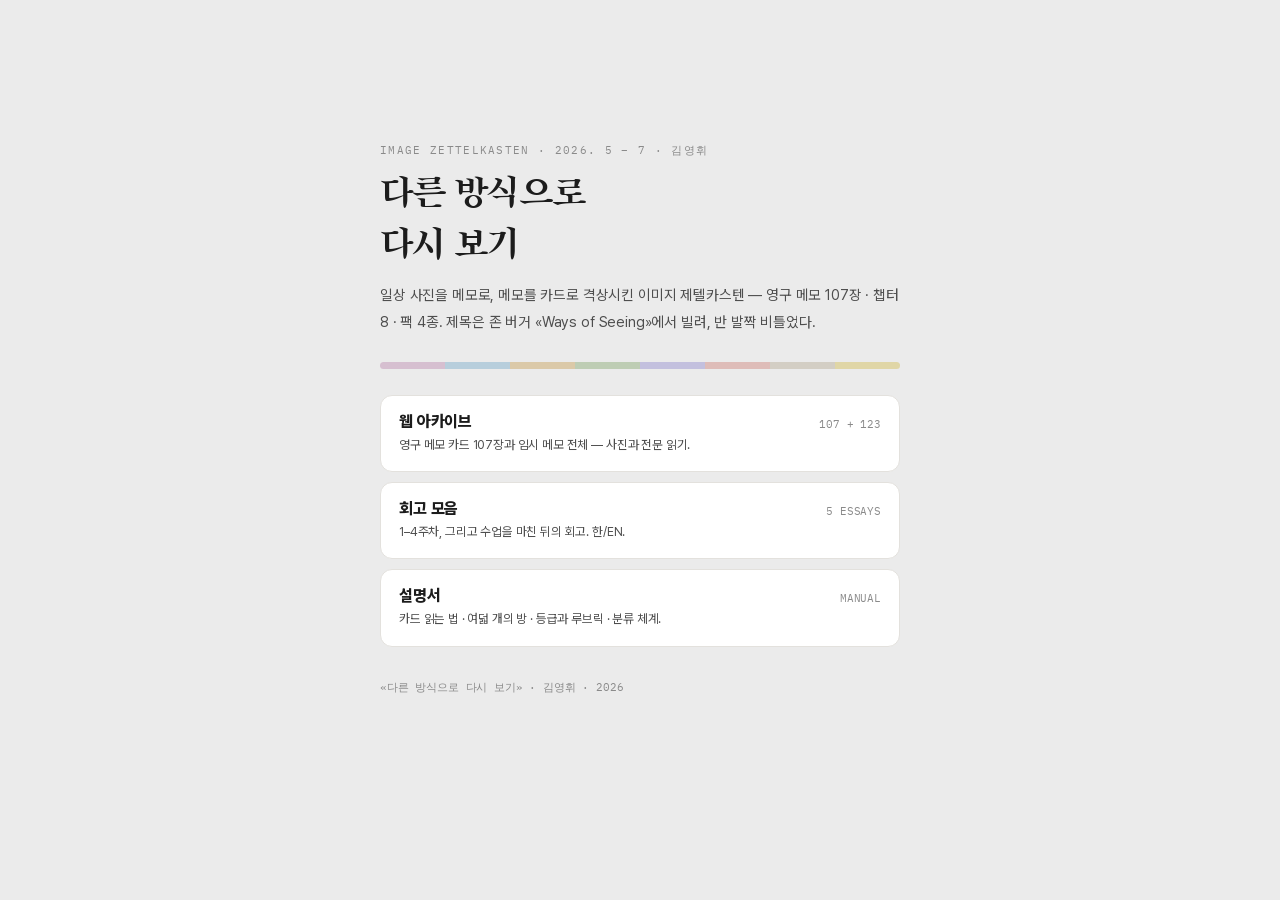
<file: index.html>
<!DOCTYPE html>
<html lang="ko">
<head>
<meta charset="utf-8">
<meta name="viewport" content="width=device-width, initial-scale=1, viewport-fit=cover">
<title>다른 방식으로 다시 보기 — 이미지 제텔카스텐</title>
<link rel="stylesheet" href="styles.css">
<style>
body{margin:0;background:var(--surface-bg);font-family:var(--font-sans);letter-spacing:var(--ls-sans);color:var(--text-body)}
a{color:var(--ink-1)}a:hover{color:var(--text-secondary)}
.wrap{max-width:560px;margin:0 auto;padding:0 20px 60px;min-height:100vh;box-sizing:border-box;display:flex;flex-direction:column;justify-content:center}
.k{font-family:var(--font-mono);font-size:11px;letter-spacing:.12em;color:var(--text-meta)}
h1{font-family:var(--font-card-title);font-weight:400;font-size:38px;line-height:1.35;margin:10px 0 12px}
.lede{font-size:14.5px;line-height:1.85;color:var(--text-secondary);margin:0 0 26px;text-wrap:pretty}
.strips{display:flex;height:7px;border-radius:4px;overflow:hidden;margin:0 0 26px}
.strips span{flex:1}
.menu{display:flex;flex-direction:column;gap:10px}
.menu a{display:block;text-decoration:none;background:var(--paper-1);border:1px solid var(--border-hairline);border-radius:12px;padding:16px 18px}
.menu a b{font-size:16px;font-weight:800;color:var(--ink-1)}
.menu a span{display:block;font-size:12.5px;line-height:1.7;color:var(--text-secondary);margin-top:3px}
.menu a .no{float:right;font-family:var(--font-mono);font-size:11px;color:var(--text-meta);margin-top:3px}
footer{margin-top:30px;font-family:var(--font-mono);font-size:11px;color:var(--text-meta);line-height:1.9}
</style>
</head>
<body>
<div class="wrap">
<div class="k">IMAGE ZETTELKASTEN · 2026. 5 – 7 · 김영휘</div>
<h1>다른 방식으로<br>다시 보기</h1>
<p class="lede">일상 사진을 메모로, 메모를 카드로 격상시킨 이미지 제텔카스텐 — 영구 메모 107장 · 챕터 8 · 팩 4종. 제목은 존 버거 «Ways of Seeing»에서 빌려, 반 발짝 비틀었다.</p>
<div class="strips"><span style="background:#D6BFD0"></span><span style="background:#B7CEDC"></span><span style="background:#DBC9A8"></span><span style="background:#BECDB4"></span><span style="background:#C3C0DE"></span><span style="background:#DEBCB8"></span><span style="background:#D3CEC4"></span><span style="background:#E0D6A6"></span></div>
<div class="menu">
<a href="archive.html"><span class="no">107 + 123</span><b>웹 아카이브</b><span>영구 메모 카드 107장과 임시 메모 전체 — 사진과 전문 읽기.</span></a>
<a href="retro.html"><span class="no">5 ESSAYS</span><b>회고 모음</b><span>1–4주차, 그리고 수업을 마친 뒤의 회고. 한/EN.</span></a>
<a href="guide.html"><span class="no">MANUAL</span><b>설명서</b><span>카드 읽는 법 · 여덟 개의 방 · 등급과 루브릭 · 분류 체계.</span></a>
</div>
<footer>«다른 방식으로 다시 보기» · 김영휘 · 2026</footer>
</div>
</body>
</html>
</file>
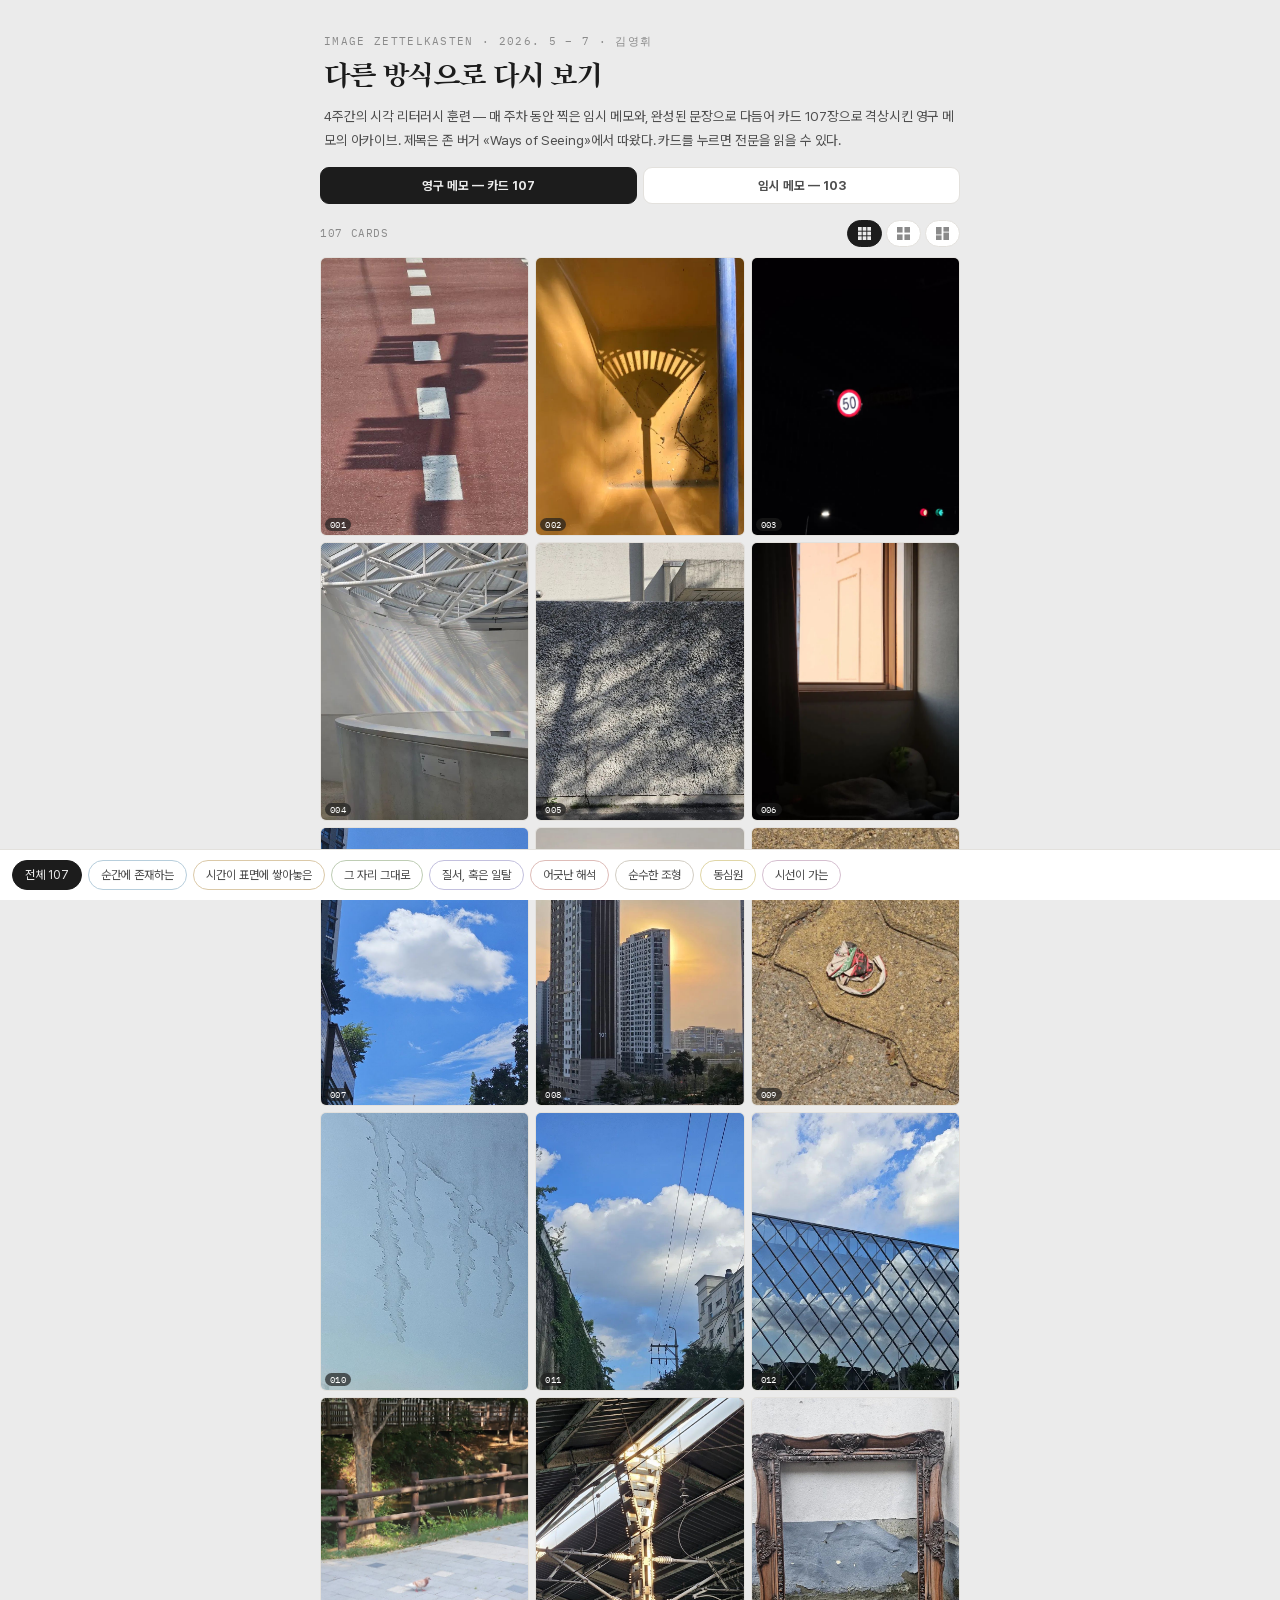
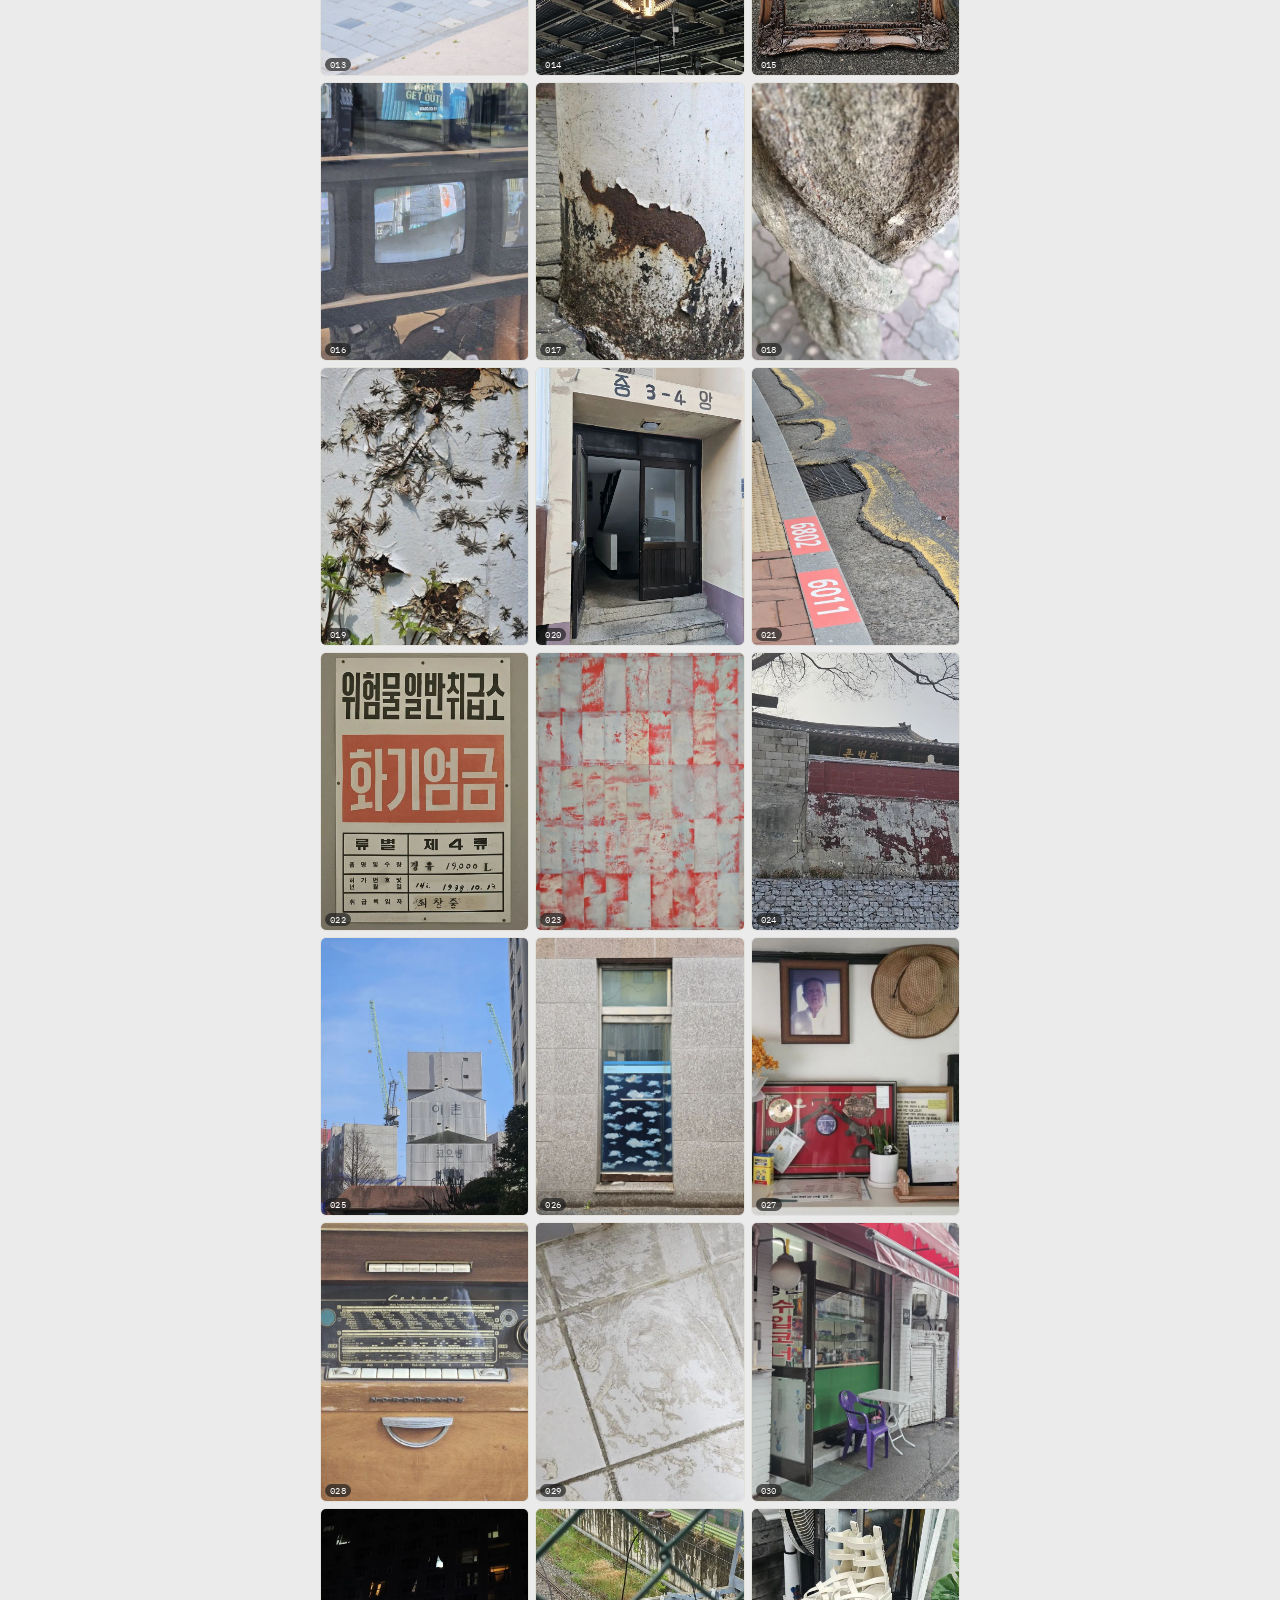
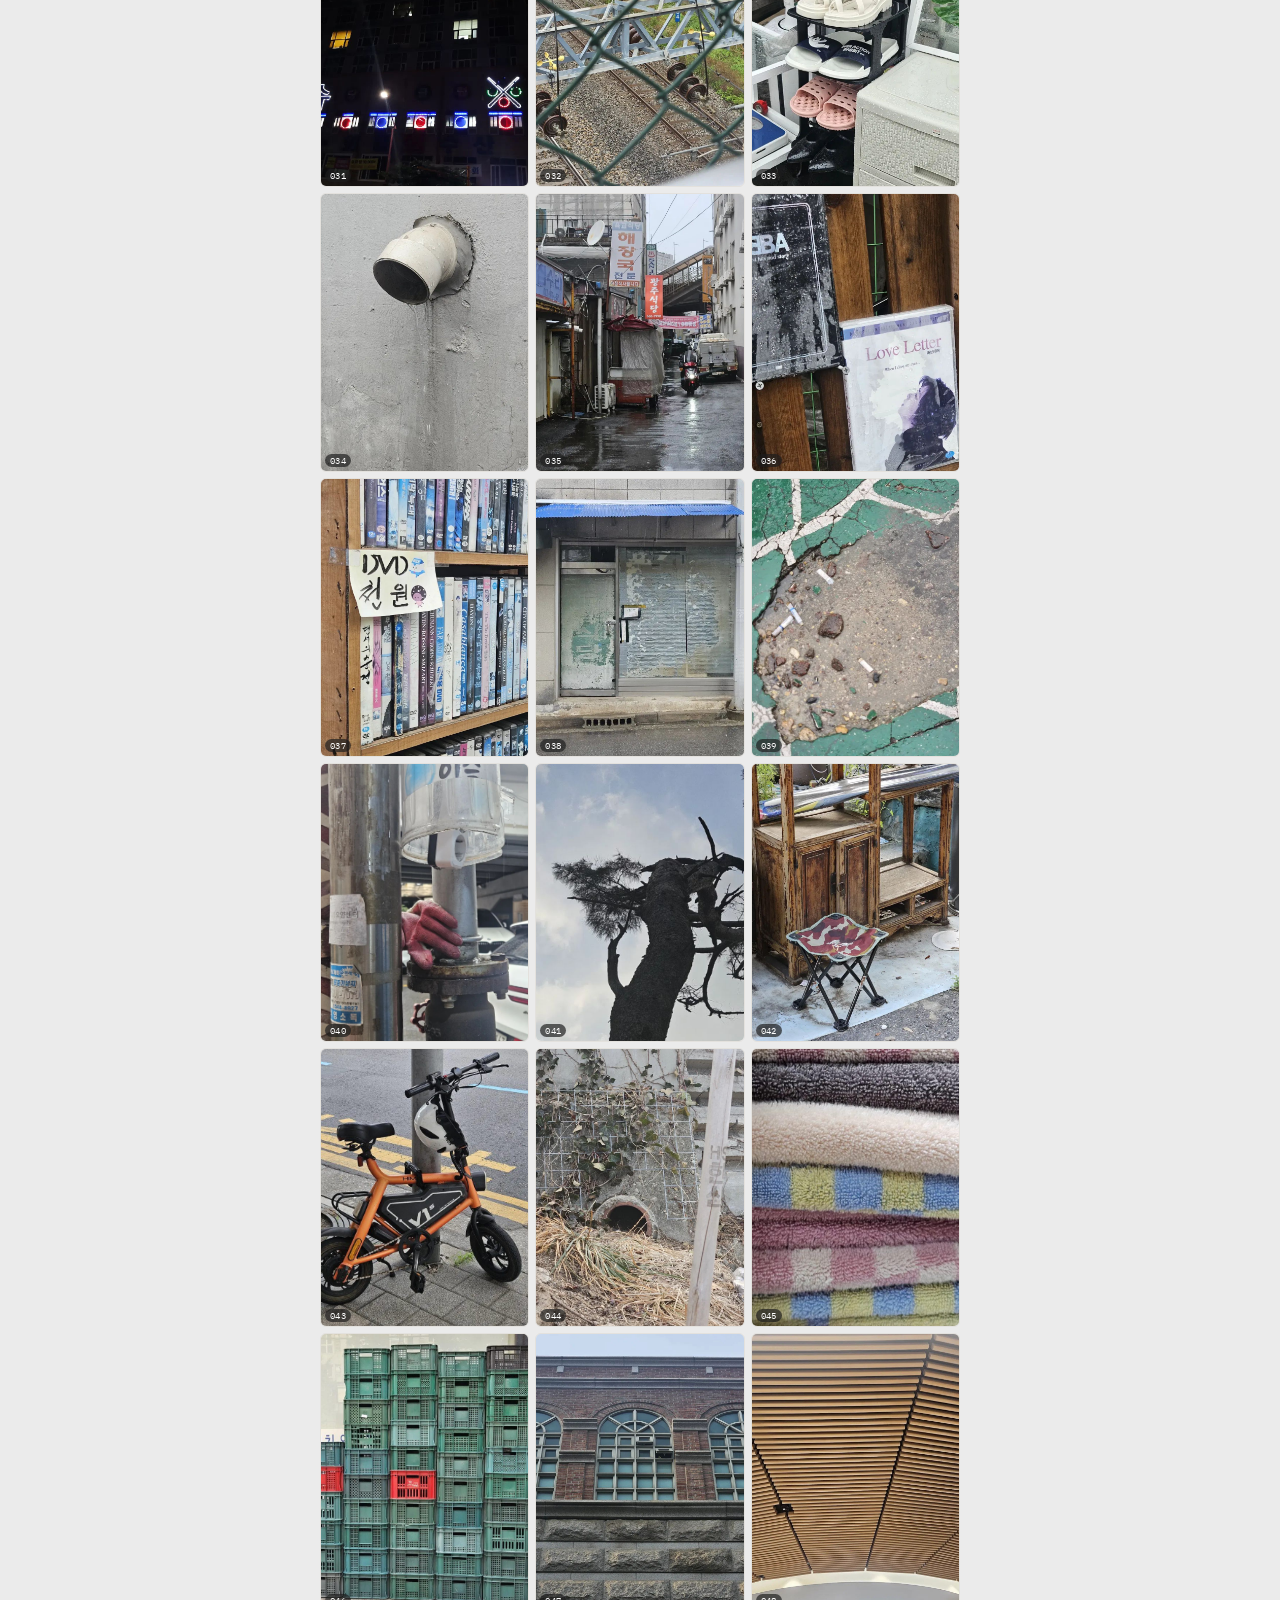
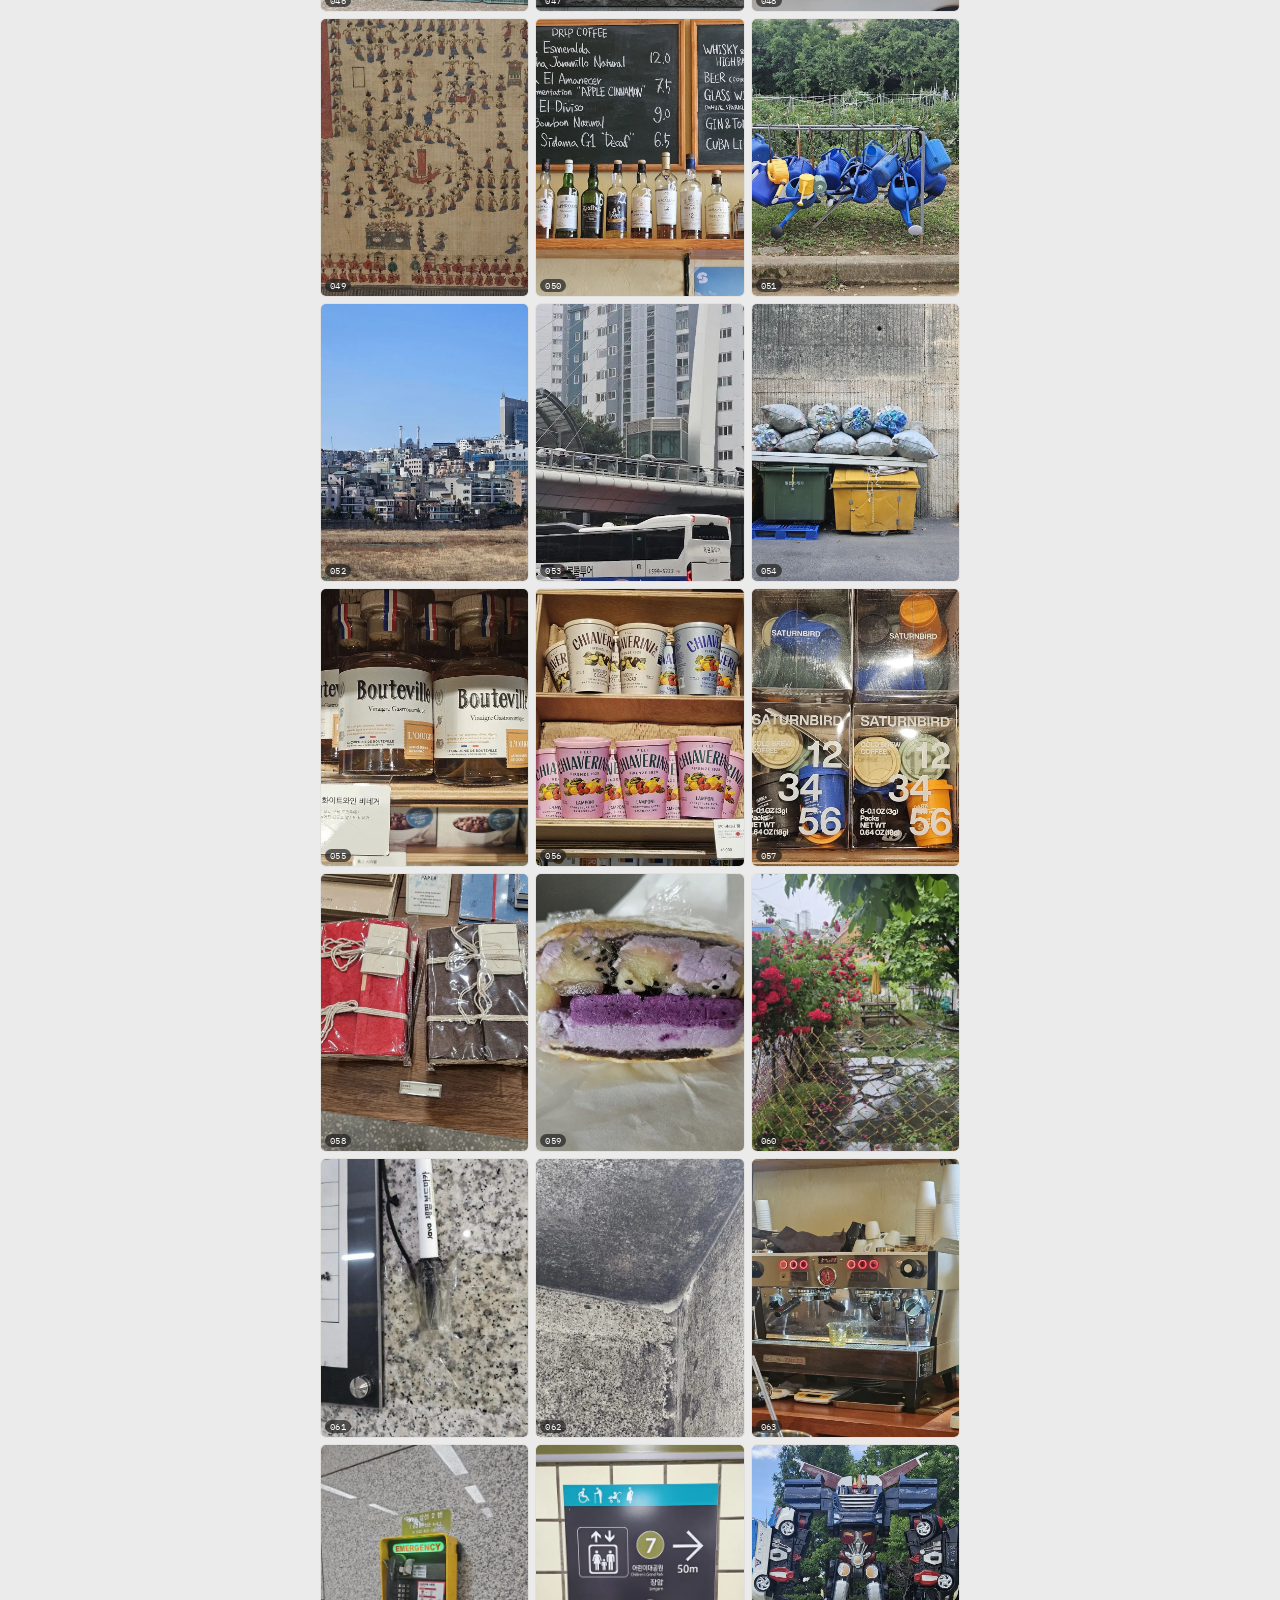
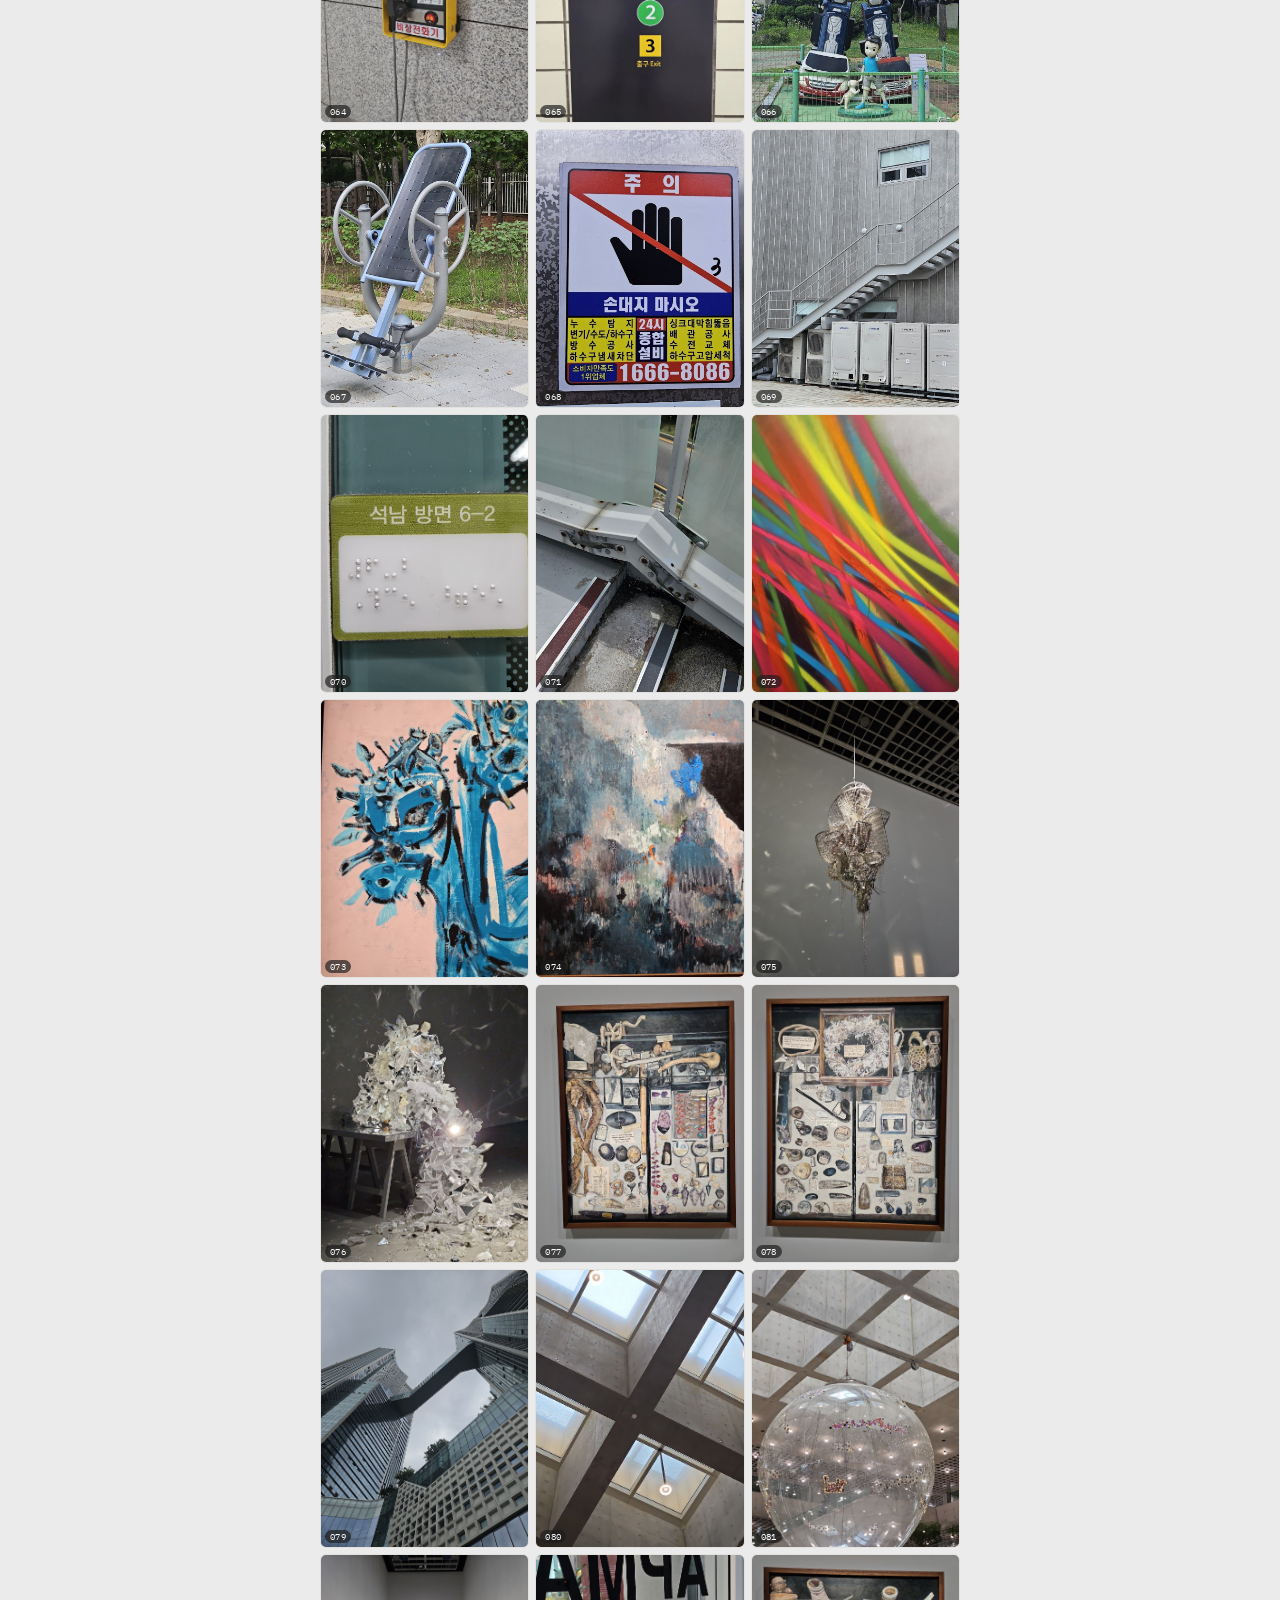
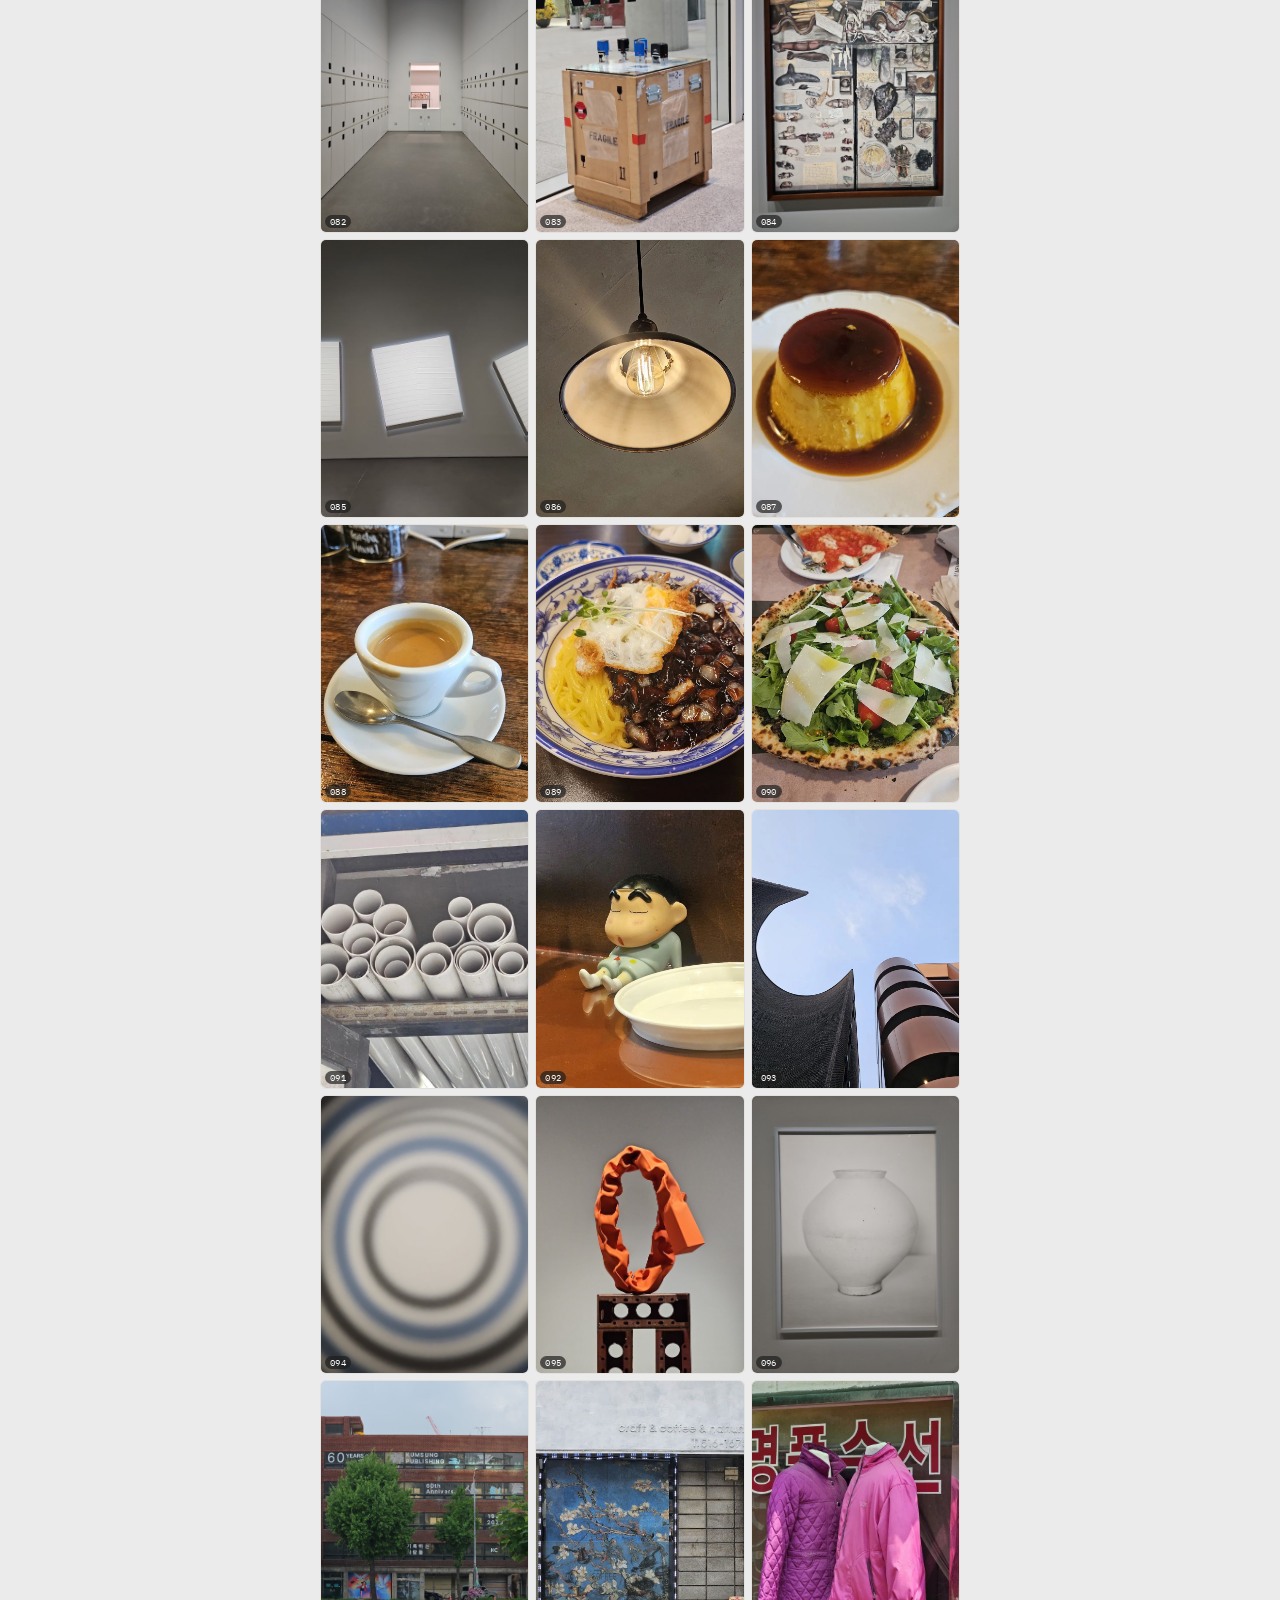
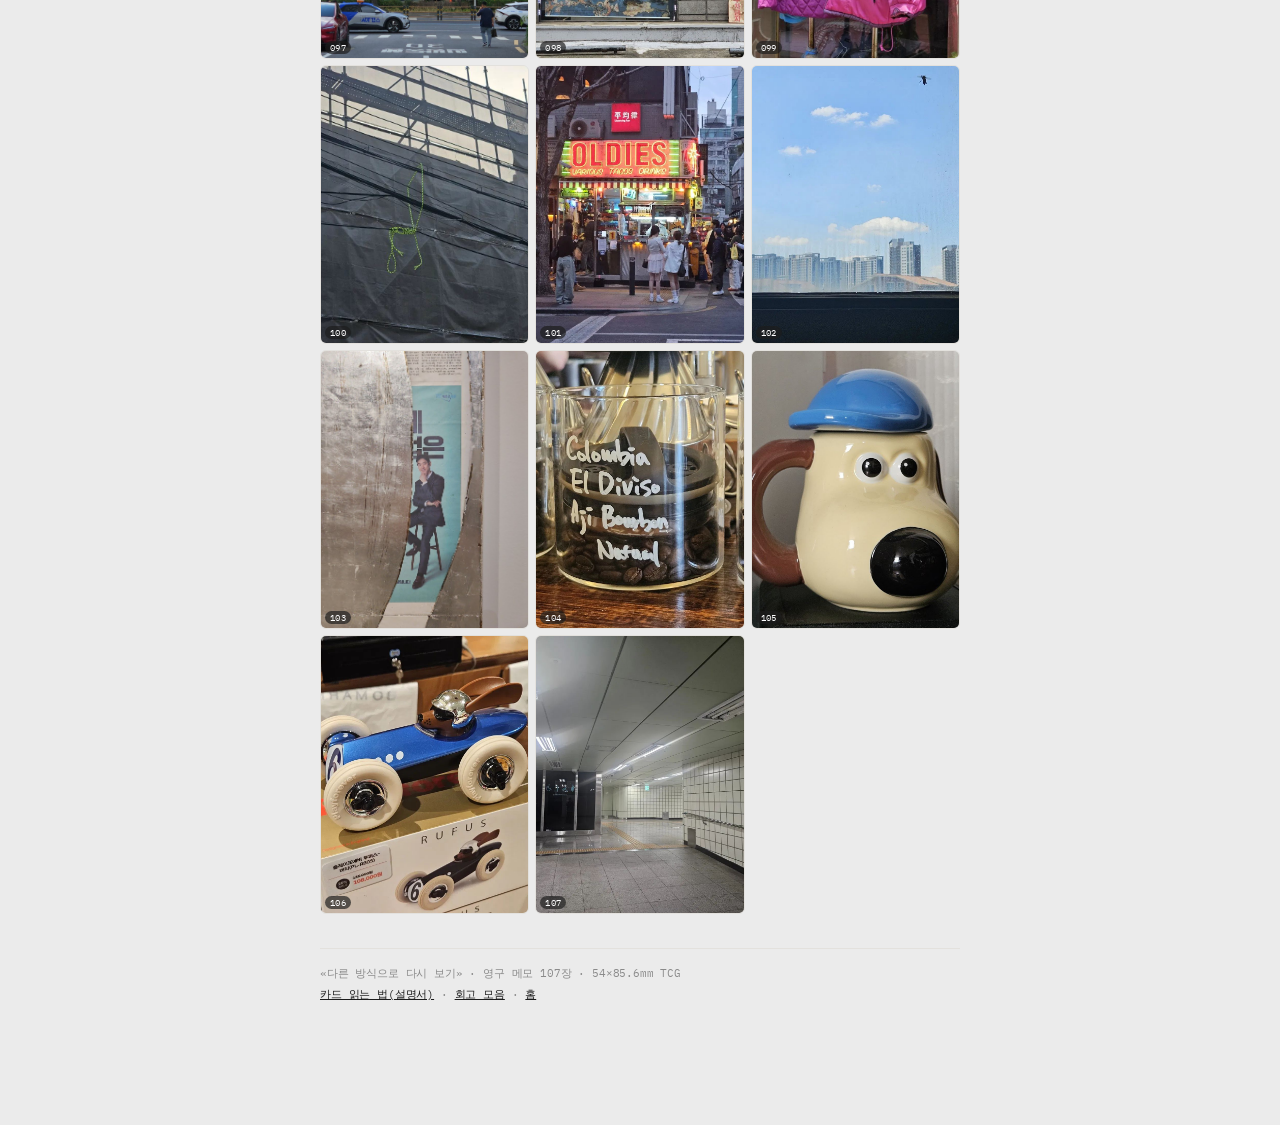
<file: archive.html>
<!DOCTYPE html>
<html lang="ko">
<head>
<meta charset="utf-8">
<meta name="viewport" content="width=device-width, initial-scale=1, viewport-fit=cover">
<title>다른 방식으로 다시 보기 — 웹 아카이브</title>
<link rel="stylesheet" href="styles.css">
<script src="data.js"></script>
<script src="chapters-final.js"></script>
<script src="claude-scores.js"></script>
<script src="user-scores.js"></script>
<style>
body{margin:0;background:var(--surface-bg);font-family:var(--font-sans);letter-spacing:var(--ls-sans);color:var(--text-body)}
a{color:var(--ink-1)}a:hover{color:var(--text-secondary)}
.wrap{max-width:640px;margin:0 auto;padding:0 14px 120px}
header.hero{position:relative;padding:34px 4px 14px}
.k{font-family:var(--font-mono);font-size:11px;letter-spacing:.12em;color:var(--text-meta)}
h1{font-family:var(--font-card-title);font-weight:400;font-size:30px;line-height:1.3;margin:8px 0 8px}
.hero p{font-size:13.5px;line-height:1.8;color:var(--text-secondary);margin:0;text-wrap:pretty}
.mode{display:flex;gap:6px;padding:0 0 4px}
.mode button{flex:1;font:inherit;font-size:12.5px;font-weight:700;padding:10px 8px;border:1px solid var(--border-hairline);border-radius:9px;background:var(--paper-1);color:var(--text-secondary);cursor:pointer}
.mode button.on{background:var(--ink-1);color:var(--surface-bg);border-color:var(--ink-1)}
nav{position:fixed;left:0;right:0;bottom:0;z-index:60;background:var(--paper-1);padding:10px 12px calc(10px + env(safe-area-inset-bottom));display:flex;gap:6px;overflow-x:auto;-webkit-overflow-scrolling:touch;border-top:1px solid var(--border-hairline)}
nav::-webkit-scrollbar{display:none}
nav button{flex-shrink:0;font:inherit;font-size:12px;padding:7px 12px;border:1px solid var(--border-hairline);border-radius:999px;background:var(--paper-1);color:var(--text-secondary);cursor:pointer}
nav button.on{background:var(--ink-1);color:var(--surface-bg);border-color:var(--ink-1)}
.chintro{display:none;margin-top:12px;background:var(--paper-1);border:1px solid var(--border-hairline);border-radius:10px;overflow:hidden}
.chintro.on{display:block}
.chintro .strip{height:6px}
.chintro p{font-size:12.5px;line-height:1.75;color:var(--text-secondary);margin:0;padding:11px 14px 13px;text-wrap:pretty}
.views{display:flex;align-items:center;gap:5px;padding-top:12px}
.views .cnt{font-family:var(--font-mono);font-size:10.5px;color:var(--text-meta);letter-spacing:.06em}
.views .sp{margin-left:auto;display:flex;gap:4px}
.views .sp button{font:inherit;padding:6px 10px;border:1px solid var(--border-hairline);border-radius:999px;background:var(--paper-1);color:var(--text-meta);cursor:pointer;display:flex;align-items:center}
.views .sp button.on{background:var(--ink-1);color:var(--surface-bg);border-color:var(--ink-1)}
.grid{display:grid;grid-template-columns:repeat(3,1fr);gap:6px;padding-top:10px}
.grid.g2{grid-template-columns:repeat(2,1fr)}
.cell{position:relative;aspect-ratio:3/4;background:var(--paper-1);border:1px solid var(--border-hairline);border-radius:6px;overflow:hidden;cursor:pointer;padding:0}
.cell img{width:100%;height:100%;object-fit:cover;display:block}
.cell .no{position:absolute;left:4px;bottom:4px;font-family:var(--font-mono);font-size:9px;letter-spacing:.04em;background:rgba(28,28,28,.68);color:#FFF;padding:1px 5px;border-radius:999px}
.grid.gm{display:block;columns:2;column-gap:6px;padding-top:10px}
.grid.gm .cell{aspect-ratio:auto;display:block;width:100%;margin-bottom:6px;break-inside:avoid}
.grid.gm .cell img{height:auto}
.ov{position:fixed;inset:0;z-index:70;background:rgba(20,18,15,.6);display:none;align-items:center;justify-content:center;padding:14px}
.ov.on{display:flex}
.sheet{width:100%;max-width:560px;max-height:88vh;background:var(--surface-bg);border:1px solid var(--border-hairline);border-radius:14px;overflow-y:auto;-webkit-overflow-scrolling:touch;padding:14px 16px 26px;box-sizing:border-box}
.sheet .top{display:flex;align-items:center;gap:8px;position:sticky;top:-14px;margin:-14px -16px 0;padding:12px 16px;background:var(--surface-bg);z-index:2}
.sheet .top .no{font-family:var(--font-mono);font-size:12px;font-weight:700}
.sheet .top button{margin-left:auto;font:inherit;font-size:12px;border:1px solid var(--border-hairline);background:var(--paper-1);color:var(--text-secondary);border-radius:999px;padding:6px 13px;cursor:pointer}
.ph{margin:10px -4px 0;background:var(--paper-1);border:1px solid var(--border-hairline);border-radius:8px;display:flex;align-items:center;justify-content:center;padding:8px}
.ph img{max-width:100%;max-height:48vh;display:block}
.chip{display:inline-block;font-size:11px;font-weight:600;padding:3px 9px;border-radius:999px;color:#1C1C1C}
.meta2{font-family:var(--font-mono);font-size:10.5px;letter-spacing:var(--ls-mono);color:var(--text-meta);margin-top:10px;line-height:1.8}
h2.tt{font-family:var(--font-card-title);font-weight:400;font-size:22px;margin:6px 0 2px;line-height:1.35}
.thesis{font-family:var(--font-card-title);font-size:15.5px;line-height:1.75;margin:12px 0 0;padding:12px 14px;background:var(--paper-1);border-left:2px solid var(--ink-1);text-wrap:pretty}
.an{font-size:13.5px;line-height:1.95;text-align:justify;margin-top:14px;text-wrap:pretty}
.navbtns{display:flex;gap:8px;margin-top:18px}
.navbtns button{flex:1;font:inherit;font-size:13px;padding:11px;border:1px solid var(--border-hairline);background:var(--paper-1);color:var(--text-body);border-radius:8px;cursor:pointer}
footer{margin-top:34px;font-family:var(--font-mono);font-size:11px;color:var(--text-meta);line-height:1.9;border-top:1px solid var(--border-hairline);padding-top:14px}
</style>
</head>
<body>
<template id="__bundler_thumbnail"><svg xmlns="http://www.w3.org/2000/svg" viewBox="0 0 100 100" preserveAspectRatio="xMidYMid slice"><rect width="100" height="100" fill="#8FA6B5"></rect><text x="50" y="58" font-size="19" text-anchor="middle" fill="#FFFFFF" font-family="serif">아카이빙</text></svg></template>
<div class="wrap">
<header class="hero">
<div class="k">IMAGE ZETTELKASTEN · 2026. 5 – 7 · 김영휘</div>
<h1>다른 방식으로 다시 보기</h1>
<p>4주간의 시각 리터러시 훈련 — 매 주차 동안 찍은 임시 메모와, 완성된 문장으로 다듬어 카드 107장으로 격상시킨 영구 메모의 아카이브. 제목은 존 버거 «Ways of Seeing»에서 따왔다. 카드를 누르면 전문을 읽을 수 있다.</p>
</header>
<div class="mode" id="mode"><button class="on">영구 메모 — 카드 107</button><button>임시 메모</button></div>
<nav id="chips"></nav>
<div class="chintro" id="chintro"><div class="strip"></div><p></p></div>
<div class="views"><span class="cnt" id="cnt"></span><span class="sp" id="sp"><button data-g="g3" class="on" aria-label="3열"><svg viewBox="0 0 14 14" width="13" height="13" fill="currentColor"><rect width="4" height="4"></rect><rect x="5" width="4" height="4"></rect><rect x="10" width="4" height="4"></rect><rect y="5" width="4" height="4"></rect><rect x="5" y="5" width="4" height="4"></rect><rect x="10" y="5" width="4" height="4"></rect><rect y="10" width="4" height="4"></rect><rect x="5" y="10" width="4" height="4"></rect><rect x="10" y="10" width="4" height="4"></rect></svg></button><button data-g="g2" aria-label="2열"><svg viewBox="0 0 14 14" width="13" height="13" fill="currentColor"><rect width="6" height="6"></rect><rect x="8" width="6" height="6"></rect><rect y="8" width="6" height="6"></rect><rect x="8" y="8" width="6" height="6"></rect></svg></button><button data-g="gm" aria-label="원본 비율"><svg viewBox="0 0 14 14" width="13" height="13" fill="currentColor"><rect width="6" height="8"></rect><rect x="8" width="6" height="5"></rect><rect y="9" width="6" height="5"></rect><rect x="8" y="6" width="6" height="8"></rect></svg></button></span></div>
<div class="grid" id="grid"></div>
<footer>«다른 방식으로 다시 보기» · 영구 메모 107장 · 54×85.6mm TCG<br><a href="guide.html">카드 읽는 법(설명서)</a> · <a href="retro.html">회고 모음</a> · <a href="index.html">홈</a></footer>
</div>
<div class="ov" id="ov"><div class="sheet" id="sheet"></div></div>
<script>
const TINT = { '순간에 존재하는': '#B7CEDC', '시간이 표면에 쌓아놓은': '#DBC9A8', '그 자리 그대로': '#BECDB4', '질서, 혹은 일탈': '#C3C0DE', '어긋난 해석': '#DEBCB8', '순수한 조형(오직 작가주의적인)': '#D3CEC4', '동심원': '#E0D6A6', '시선이 가는': '#D6BFD0' };
const SHORT = { '순수한 조형(오직 작가주의적인)': '순수한 조형' };
const DESC = {
  '순간에 존재하는': '빛과 찰나의 방. 그 시간, 그 자리에서만 성립하는 장면들 — 다시 가도 없는 사진들임으로 희소성이 가장 잘 나오는 컬렉션이다.',
  '시간이 표면에 쌓아놓은': '세월이 재료 위에 새긴 작품들의 컬렉션. 벗겨진 페인트, 녹, 물때, 갈라진 틈 — 시간(혹은 산소)으로 천천히 만든 질감들이다.',
  '그 자리 그대로': '멈춘 것들의 방. 쓸모를 다했는데도 버려지지 않고 제자리에 남은 사물들 — 명맥이 남아 멈춰 있다는 점이 끌림의 핵심이다.',
  '질서, 혹은 일탈': '조형 요소가 중심이 되는 첫번째 컬렉션. 반복·정렬이 만드는 질서, 그리고 그것을 깨는 단 하나의 예외가 묶어있다.',
  '어긋난 해석': '의도와 읽기가 어긋나는 지점의 컬렉션. 창작자와 나 사이에서 해석이 뒤집히는 순간들을 수집했다.',
  '순수한 조형(오직 작가주의적인)': '조형 그 자체로 서는 컬렉션. 작가의 의도가 관람자를 향한 작품을 찍어 이 프레이밍은 내 조형적인 행위라는 원칙으로 채점했다.',
  '동심원': '원과 반복의 리듬으로 잦아드는 컬렉션 — 시선이 중심으로 빨려 들어가는 구조들, 그리고 마지막 방으로 넘어가는 징검다리.',
  '시선이 가는': '본능이 먼저 튀어나와 찍은 사진들이자, 분류에서 떨어져 나간 아웃사이더들의 모임. 내가 정한 분류로도 담지 못한 것들이야말로 아직 언어로 도착하지 않은 내 취향의 최전선 — 그래서 이 곳이 내 컬렉션의 마침표다.'
};
const GKO = { proximity: '근접성', similarity: '유사성', continuity: '연속성', closure: '폐합', figure: '전경/배경', fate: '공동 운명', symmetry: '대칭', texture: '질감' };
const ITEMS = (window.ARCHIVE_DATA?.items || []).filter(i => i.kind === 'permanent');
const FLEET = (window.ARCHIVE_DATA?.items || []).filter(i => i.kind === 'fleeting').map(f => ({ key: f.key, it: f, week: (f.key.match(/^w(\d)/) || [0, '?'])[1], photo: (f.photo || '').replace('../../', '') }));
const FWEEKS = [...new Set(FLEET.map(f => f.week))];
const SCORES = Object.assign({}, window.CLAUDE_SCORES, window.USER_SCORES || {});
const scoreOf = k => { const s = SCORES[k]; return s ? (s.form || 0) + (s.intent || 0) + (s.purity || 0) + (s.link || 0) + (s.rare || 0) : null; };
const gradeOf = sc => sc == null ? ['●', '기록'] : sc >= 9 ? ['✦', '각인'] : sc >= 7 ? ['★', '통찰'] : sc >= 4 ? ['◆', '관찰'] : ['●', '기록'];
const CARDS = [];
Object.entries(window.CHAPTERS_FINAL || {}).forEach(([ch, keys]) => keys.forEach(k => {
  const parent = k.split(':')[0], piece = k.includes(':') ? parseInt(k.split(':')[1], 10) : null;
  const it = ITEMS.find(x => x.key === parent);
  if (!it) return;
  CARDS.push({ key: k, ch, it, piece, photo: ((piece ? (it.photos || [])[piece - 1] : it.photo) || it.photo || '').replace('../../', '') });
}));
const CHS = Object.keys(window.CHAPTERS_FINAL || {});
let mode = 'perm', filter = null, ffilter = null, cur = -1;
const modeEl = document.getElementById('mode');
[...modeEl.children].forEach((b, i) => b.onclick = () => {
  mode = i === 0 ? 'perm' : 'fleet';
  [...modeEl.children].forEach((x, j) => x.classList.toggle('on', j === i));
  buildChips(); render();
});
modeEl.children[1].textContent = '임시 메모 — ' + FLEET.length;
const chips = document.getElementById('chips');
const intro = document.getElementById('chintro');
function updIntro() {
  const d = mode === 'perm' && filter ? DESC[filter] : null;
  intro.classList.toggle('on', !!d);
  if (d) { intro.querySelector('.strip').style.background = TINT[filter] || '#EEE'; intro.querySelector('p').textContent = d; }
}
function buildChips() {
  if (mode === 'perm') {
    chips.innerHTML = '<button class="on">전체 ' + CARDS.length + '</button>' + CHS.map(c => '<button style="border-color:' + (TINT[c] || '#EEE') + '">' + (SHORT[c] || c) + '</button>').join('');
    [...chips.children].forEach((b, i) => b.onclick = () => {
      filter = i === 0 ? null : CHS[i - 1];
      [...chips.children].forEach((x, j) => x.classList.toggle('on', j === i));
      paintChips(); render();
    });
    paintChips();
  } else {
    chips.innerHTML = '<button class="on">전체 ' + FLEET.length + '</button>' + FWEEKS.map(w => '<button>' + w + '주차</button>').join('');
    [...chips.children].forEach((b, i) => b.onclick = () => {
      ffilter = i === 0 ? null : FWEEKS[i - 1];
      [...chips.children].forEach((x, j) => x.classList.toggle('on', j === i));
      render();
    });
  }
}
function paintChips() {
  if (mode !== 'perm') return;
  [...chips.children].forEach((x, j) => {
    if (j === 0) { x.style.background = ''; x.style.color = ''; return; }
    const t = TINT[CHS[j - 1]] || '#EEE', on = x.classList.contains('on');
    x.style.borderColor = t;
    x.style.background = on ? t : '';
    x.style.color = on ? '#1C1C1C' : '';
    x.style.fontWeight = on ? '700' : '';
  });
}
buildChips();
const grid = document.getElementById('grid');
let gview = 'g3';
try { gview = localStorage.getItem('zettel-grid') || 'g3'; } catch (e) {}
const sp = document.getElementById('sp');
function applyView() {
  grid.classList.toggle('g2', gview === 'g2');
  grid.classList.toggle('gm', gview === 'gm');
  [...sp.children].forEach(b => b.classList.toggle('on', b.dataset.g === gview));
}
[...sp.children].forEach(b => b.onclick = () => { gview = b.dataset.g; try { localStorage.setItem('zettel-grid', gview); } catch (e) {} applyView(); });
applyView();
function shown() { return mode === 'perm' ? CARDS.map((c, i) => ({ c, i })).filter(x => !filter || x.c.ch === filter) : FLEET.map((c, i) => ({ c, i })).filter(x => !ffilter || x.c.week === ffilter); }
function render() {
  updIntro();
  const list = shown();
  document.getElementById('cnt').textContent = list.length + (mode === 'perm' ? ' CARDS' : ' NOTES');
  grid.innerHTML = list.map(x => '<button class="cell" data-i="' + x.i + '"><img loading="lazy" src="' + x.c.photo + '" alt="' + x.c.it.title + '"><span class="no">' + (mode === 'perm' ? String(x.i + 1).padStart(3, '0') : x.c.key) + '</span></button>').join('');
}
grid.onclick = e => { const b = e.target.closest('.cell'); if (b) open(parseInt(b.dataset.i, 10)); };
const ov = document.getElementById('ov'), sheetEl = document.getElementById('sheet');
function open(i) {
  cur = i;
  if (mode === 'fleet') { openFleet(i); return; }
  const { c } = { c: CARDS[i] }, it = c.it;
  const g = gradeOf(scoreOf(it.key));
  const no = String(i + 1).padStart(3, '0') + '/107';
  sheetEl.innerHTML = '<div class="top"><span class="no">' + no + '</span><span class="chip" style="background:' + (TINT[c.ch] || '#EEE') + '">' + (SHORT[c.ch] || c.ch) + '</span><button id="x" aria-label="닫기">✕</button></div>' +
    '<div class="ph"><img src="' + c.photo + '" alt="' + it.title + '"></div>' +
    '<h2 class="tt">' + it.title + (c.piece ? ' <span style="font-size:14px;color:var(--text-meta)">' + c.piece + '/' + (it.photos || []).length + ' 조각</span>' : '') + '</h2>' +
    '<div class="meta2">' + (it.dateLines || []).join(' · ') + (it.gestalt ? ' · 게슈탈트 ' + (GKO[it.gestalt] || it.gestalt) : '') + ' · ' + g[0] + ' ' + g[1] + '</div>' +
    (it.thesis ? '<p class="thesis">' + it.thesis + '</p>' : '') +
    '<p class="an">' + (((it.rev && it.rev.analysis) || it.analysis || '')) + '</p>' +
    (c.piece ? '<div class="meta2">합체 카드 — 흩어진 조각을 모으면 등급 테 링이 완성됩니다.</div>' : '') +
    '<div class="navbtns"><button id="pv">← 이전</button><button id="nx">다음 →</button></div>';
  document.getElementById('x').onclick = close;
  const list = shown();
  const pos = list.findIndex(x => x.i === i);
  document.getElementById('pv').onclick = () => { if (pos > 0) open(list[pos - 1].i); };
  document.getElementById('nx').onclick = () => { if (pos < list.length - 1) open(list[pos + 1].i); };
  ov.classList.add('on');
  sheetEl.scrollTop = 0;
}
function openFleet(i) {
  const c = FLEET[i], it = c.it;
  sheetEl.innerHTML = '<div class="top"><span class="no">' + c.key + '</span><span class="chip" style="background:#E4DFD4">임시 메모' + (it.axis ? ' · ' + (it.axis.value || it.axis.axis) : '') + '</span><button id="x" aria-label="닫기">✕</button></div>' +
    '<div class="ph"><img src="' + c.photo + '" alt="' + it.title + '"></div>' +
    '<h2 class="tt">' + it.title + '</h2>' +
    '<div class="meta2">' + (it.place || '') + (it.gestalt ? ' · 게슈탈트 ' + (GKO[it.gestalt] || it.gestalt) : '') + '</div>' +
    '<p class="an">' + (it.body || '') + '</p>' +
    (it.closing || it.why || it.how ? '<p class="thesis">' + (it.closing || it.why || it.how) + '</p>' : '') +
    '<div class="navbtns"><button id="pv">← 이전</button><button id="nx">다음 →</button></div>';
  document.getElementById('x').onclick = close;
  const list = shown();
  const pos = list.findIndex(x => x.i === i);
  document.getElementById('pv').onclick = () => { if (pos > 0) open(list[pos - 1].i); };
  document.getElementById('nx').onclick = () => { if (pos < list.length - 1) open(list[pos + 1].i); };
  ov.classList.add('on');
  sheetEl.scrollTop = 0;
}
function close() { ov.classList.remove('on'); }
ov.onclick = e => { if (e.target === ov) close(); };
let tx = 0, ty = 0;
sheetEl.addEventListener('touchstart', e => { tx = e.touches[0].clientX; ty = e.touches[0].clientY; }, { passive: true });
sheetEl.addEventListener('touchend', e => {
  const dx = e.changedTouches[0].clientX - tx, dy = e.changedTouches[0].clientY - ty;
  if (Math.abs(dx) > 60 && Math.abs(dy) < 45 && cur >= 0) {
    const list = shown(), pos = list.findIndex(x => x.i === cur);
    if (dx < 0 && pos < list.length - 1) open(list[pos + 1].i);
    else if (dx > 0 && pos > 0) open(list[pos - 1].i);
  }
}, { passive: true });
render();
</script>
</body>
</html>
</file>
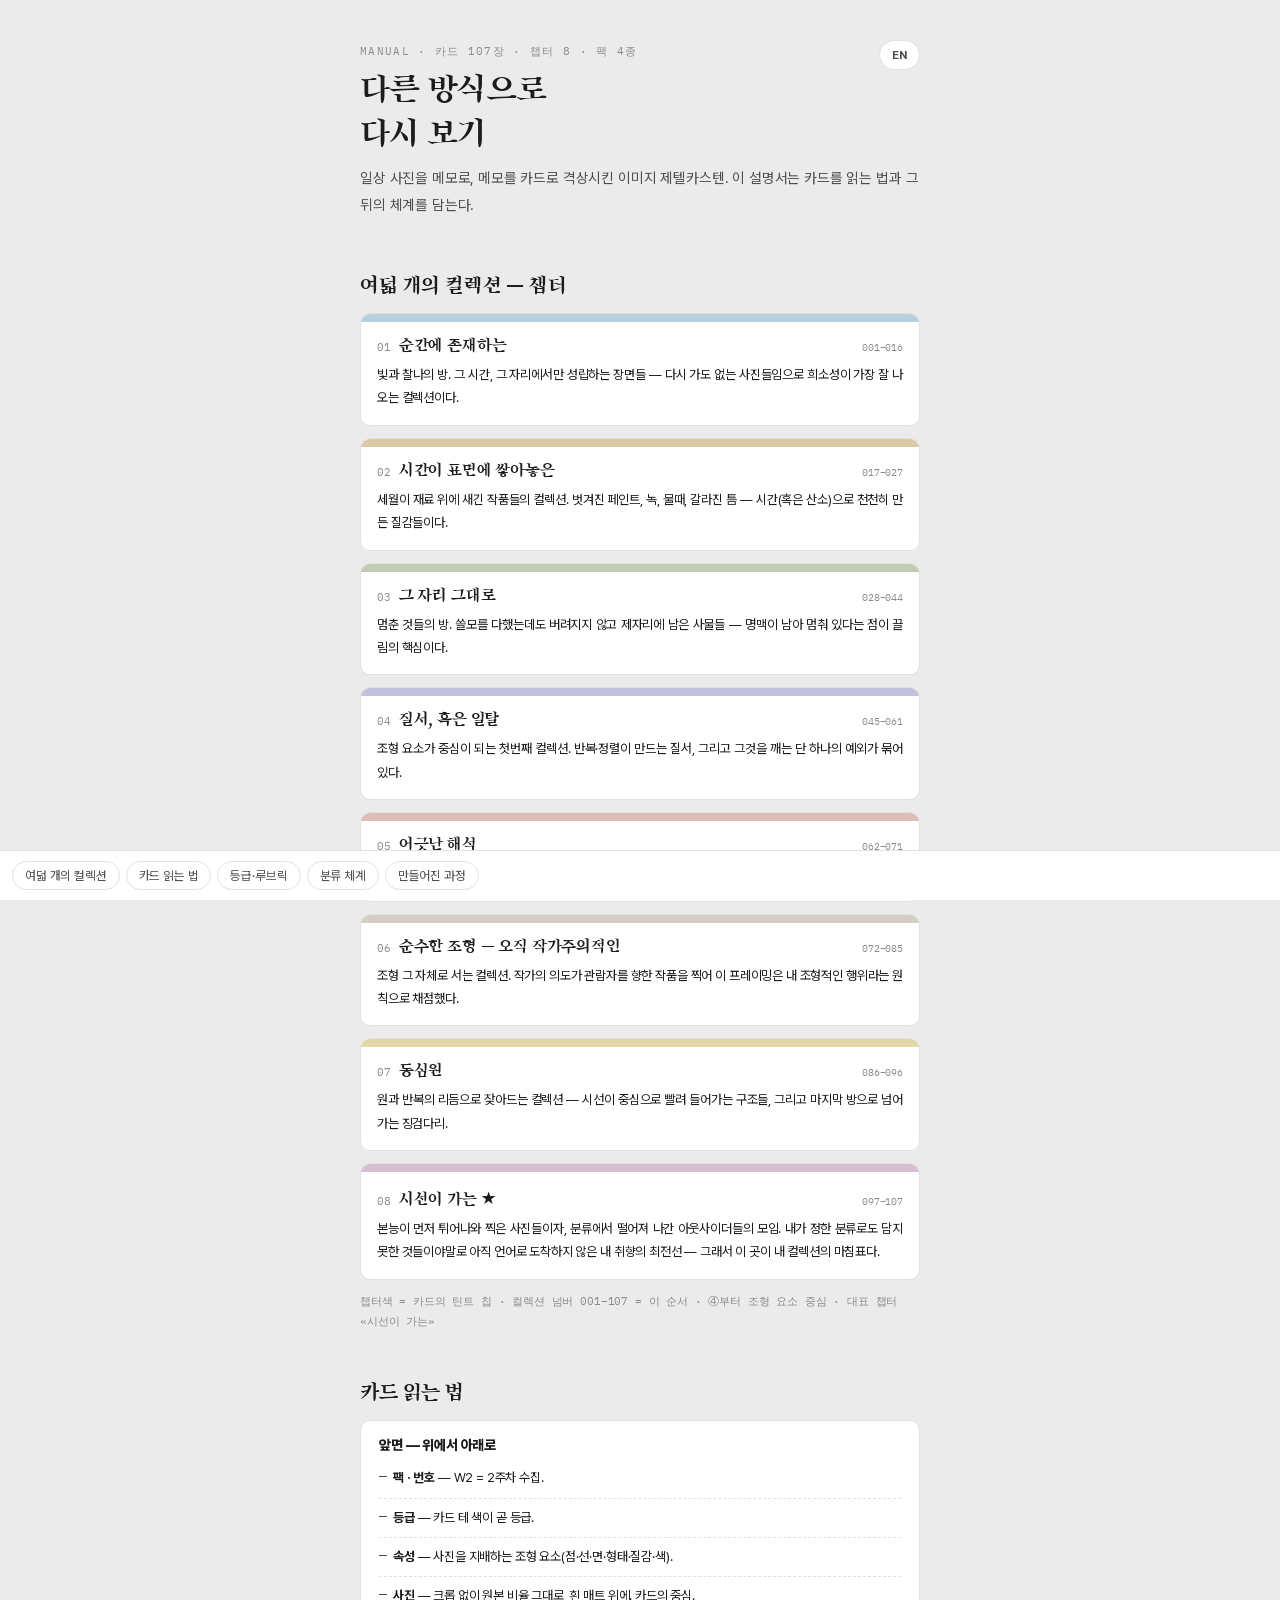
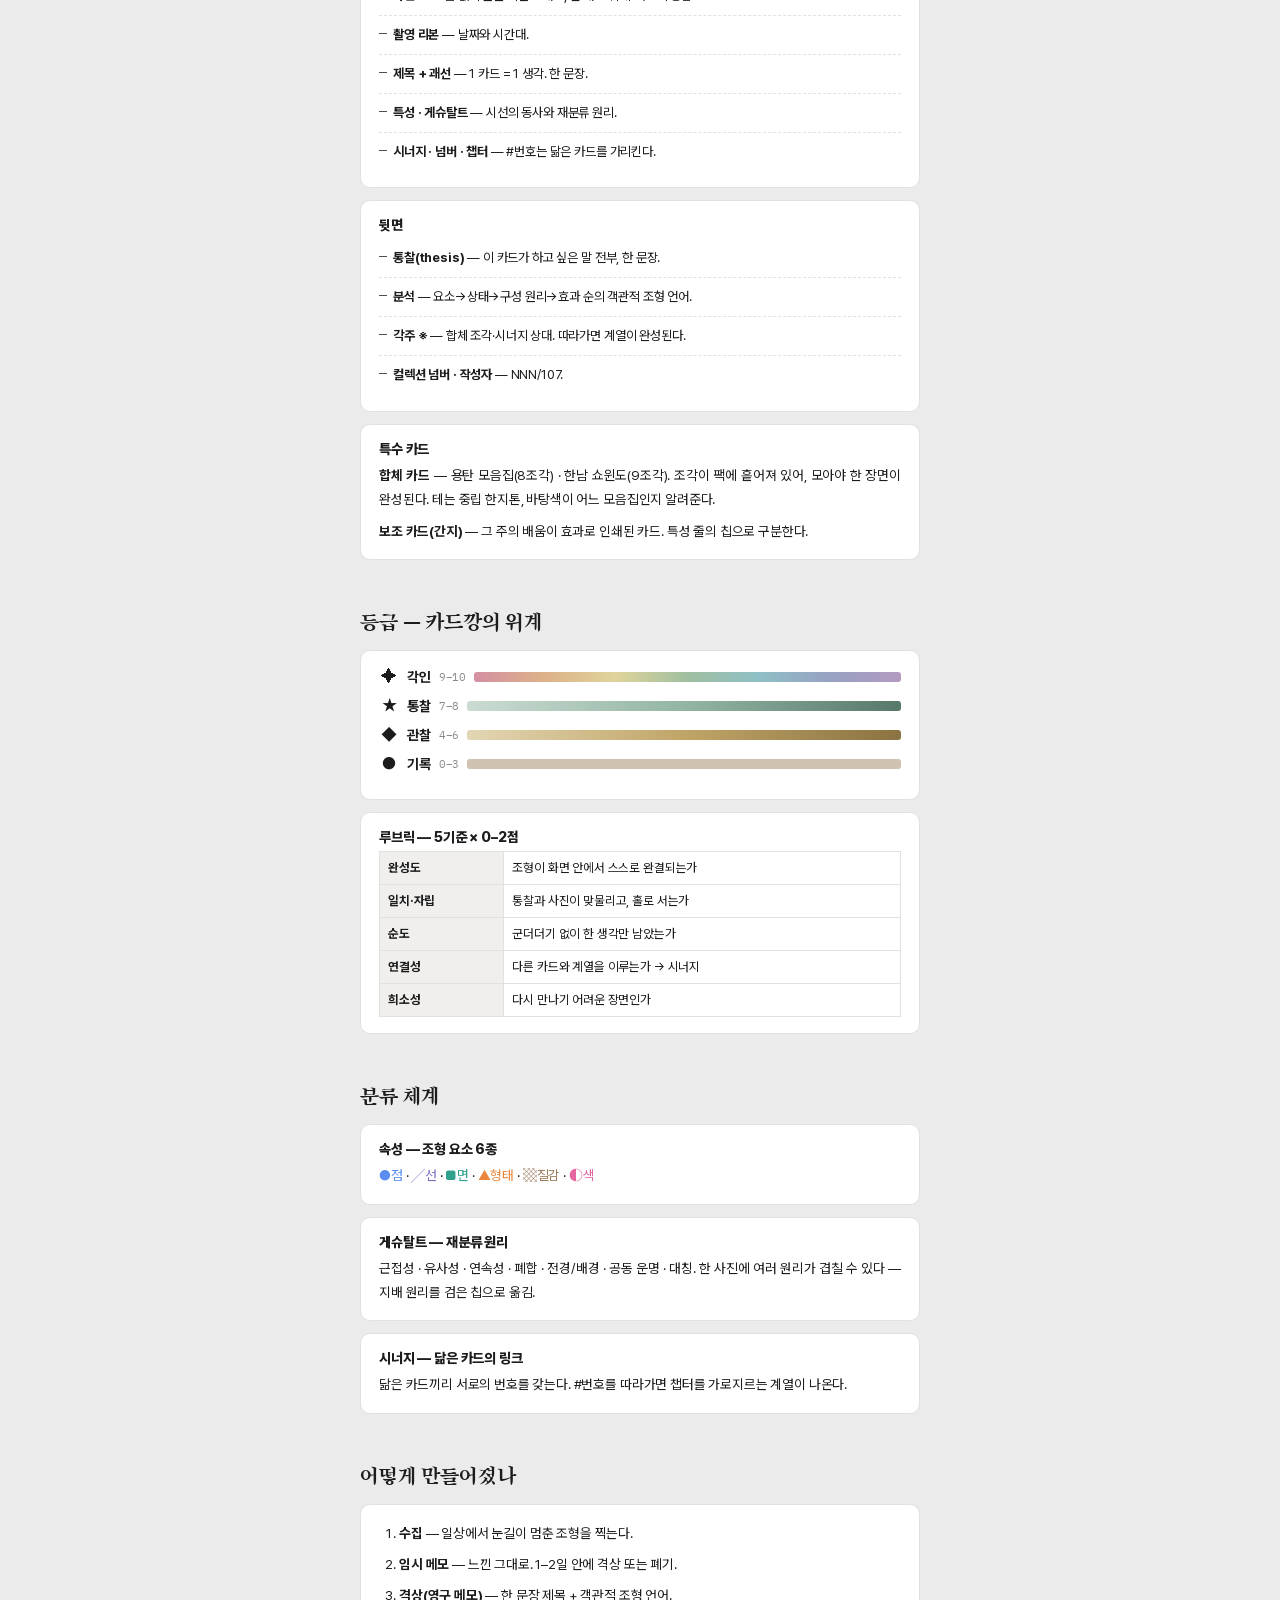
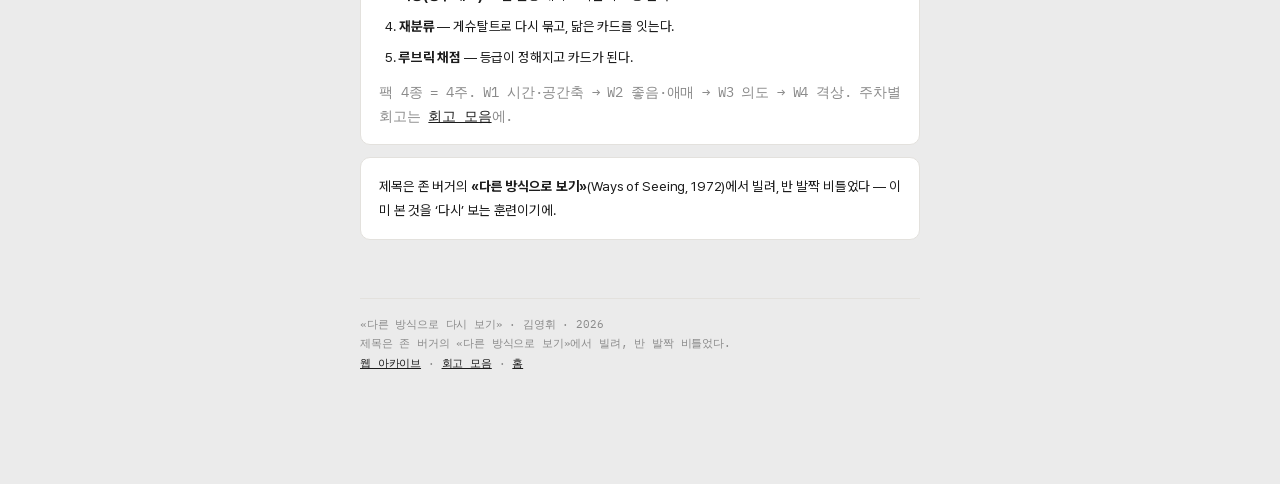
<file: guide.html>
<!DOCTYPE html>
<html lang="ko">
<head>
<meta charset="utf-8">
<meta name="viewport" content="width=device-width, initial-scale=1, viewport-fit=cover">
<title>설명서 — 다른 방식으로 다시 보기 · Manual</title>
<link rel="stylesheet" href="styles.css">
<style>
  body { margin: 0; background: var(--surface-bg); font-family: var(--font-sans); letter-spacing: var(--ls-sans); color: var(--text-body); }
  a { color: var(--ink-1); } a:hover { color: var(--text-secondary); }
  .wrap { max-width: 560px; margin: 0 auto; padding: 0 20px 110px; }
  header.hero { padding: 44px 0 22px; position: relative; }
  .corner { position: absolute; top: 40px; right: 0; display: flex; gap: 6px; }
  header.hero .k { padding-right: 56px; }
  .tbt { font: inherit; font-size: 11.5px; font-weight: 700; padding: 7px 12px; border: 1px solid var(--border-hairline); border-radius: 999px; background: var(--paper-1); color: var(--text-secondary); cursor: pointer; white-space: nowrap; }
  .k { font-family: var(--font-mono); font-size: 11px; letter-spacing: 0.12em; color: var(--text-meta); }
  h1 { font-family: var(--font-card-title); font-weight: 400; font-size: 34px; line-height: 1.3; margin: 8px 0 10px; }
  .hero p { font-size: 14.5px; line-height: 1.85; color: var(--text-secondary); margin: 0; text-wrap: pretty; }
  nav { position: fixed; left: 0; right: 0; bottom: 0; z-index: 60; background: var(--paper-1); padding: 10px 12px calc(10px + env(safe-area-inset-bottom)); display: flex; gap: 6px; overflow-x: auto; -webkit-overflow-scrolling: touch; border-top: 1px solid var(--border-hairline); }
  nav::-webkit-scrollbar { display: none; }
  nav a { flex-shrink: 0; font-size: 12.5px; padding: 6px 12px; border: 1px solid var(--border-hairline); border-radius: 999px; background: var(--paper-1); text-decoration: none; color: var(--text-secondary); }
  section { padding: 30px 0 6px; scroll-margin-top: 12px; }
  h2 { font-family: var(--font-card-title); font-weight: 400; font-size: 22px; margin: 0 0 14px; }
  .card { background: var(--paper-1); border: 1px solid var(--border-hairline); border-radius: 10px; padding: 16px 18px; margin-bottom: 12px; }
  .card p { font-size: 13.5px; line-height: 1.8; margin: 0 0 8px; text-align: justify; text-wrap: pretty; }
  .card p:last-child { margin-bottom: 0; }
  .card h3 { font-size: 14px; font-weight: 800; margin: 0 0 6px; }
  .ch { border-radius: 10px; overflow: hidden; border: 1px solid var(--border-hairline); margin-bottom: 12px; background: var(--paper-1); }
  .ch .strip { height: 8px; }
  .ch .in { padding: 13px 16px 15px; }
  .ch .hd { display: flex; align-items: baseline; gap: 8px; }
  .ch .no { font-family: var(--font-mono); font-size: 11px; color: var(--text-meta); }
  .ch h3 { font-family: var(--font-card-title); font-weight: 400; font-size: 17px; margin: 0; }
  .ch .rg { margin-left: auto; font-family: var(--font-mono); font-size: 10px; color: var(--text-meta); white-space: nowrap; }
  .ch .d { font-size: 13px; line-height: 1.8; margin-top: 7px; text-align: justify; text-wrap: pretty; }
  .anno { list-style: none; padding: 0; margin: 0; }
  .anno li { font-size: 13px; line-height: 1.7; padding: 8px 0 8px 14px; position: relative; border-bottom: 1px dashed var(--border-hairline); }
  .anno li:last-child { border-bottom: none; }
  .anno li::before { content: ''; position: absolute; left: 0; top: 17px; width: 8px; border-top: 1.5px solid var(--ink-2); }
  .gr { display: flex; align-items: center; gap: 8px; margin-bottom: 10px; }
  .gr .sym { font-size: 16px; width: 20px; text-align: center; }
  .gr b { font-size: 14px; }
  .gr .rg2 { font-family: var(--font-mono); font-size: 11px; color: var(--text-meta); }
  .gr .bar { flex: 1; height: 10px; border-radius: 3px; }
  table { width: 100%; border-collapse: collapse; }
  th, td { border: 1px solid var(--border-hairline); font-size: 12.5px; line-height: 1.6; padding: 6px 8px; text-align: left; vertical-align: top; }
  th { background: var(--photo-placeholder-bg); font-weight: 700; white-space: nowrap; }
  ol.steps { margin: 0; padding-left: 20px; }
  ol.steps li { font-size: 13.5px; line-height: 1.85; margin-bottom: 6px; }
  .meta { font-family: var(--font-mono); font-size: 11px; color: var(--text-meta); line-height: 1.8; }
  footer { margin-top: 40px; padding-top: 16px; border-top: 1px solid var(--border-hairline); }
  html[data-lang="ko"] .en { display: none !important; }
  html[data-lang="en"] .ko { display: none !important; }
</style>
</head>
<body>
<template id="__bundler_thumbnail"><svg xmlns="http://www.w3.org/2000/svg" viewBox="0 0 100 100" preserveAspectRatio="xMidYMid slice"><rect width="100" height="100" fill="#CFCDDA"></rect><text x="50" y="60" font-size="24" text-anchor="middle" fill="#1C1C1C" font-family="serif">說</text></svg></template>
<div class="wrap">
  <header class="hero">
    <div class="corner"><button class="tbt" id="tg-lang">EN</button></div>
    <div class="k ko">MANUAL · 카드 107장 · 챕터 8 · 팩 4종</div>
    <div class="k en">MANUAL · 107 CARDS · 8 CHAPTERS · 4 PACKS</div>
    <h1 class="ko">다른 방식으로<br>다시 보기</h1>
    <h1 class="en">Ways of Seeing,<br>Again</h1>
    <p class="ko">일상 사진을 메모로, 메모를 카드로 격상시킨 이미지 제텔카스텐. 이 설명서는 카드를 읽는 법과 그 뒤의 체계를 담는다.</p>
    <p class="en">An image zettelkasten that promotes everyday photographs into notes, and notes into cards. This manual is how to read a card — and the system behind it.</p>
  </header>
  <nav>
    <span class="ko" style="display:flex;gap:6px"><a href="#rooms">여덟 개의 컬렉션</a><a href="#read">카드 읽는 법</a><a href="#grade">등급·루브릭</a><a href="#taxo">분류 체계</a><a href="#how">만들어진 과정</a></span>
    <span class="en" style="display:flex;gap:6px"><a href="#rooms">Eight Rooms</a><a href="#read">Reading a Card</a><a href="#grade">Grades</a><a href="#taxo">Taxonomy</a><a href="#how">How</a></span>
  </nav>

  <section id="rooms">
    <h2 class="ko">여덟 개의 컬렉션 — 챕터</h2>
    <h2 class="en">Eight Rooms — the Chapters</h2>
    <div id="chlist"></div>
    <p class="meta ko">챕터색 = 카드의 틴트 칩 · 컬렉션 넘버 001–107 = 이 순서 · ④부터 조형 요소 중심 · 대표 챕터 «시선이 가는»</p>
    <p class="meta en">Chapter colour = the tint chip on the card · collection numbers 001–107 follow this order · from ④ onward the axis is the formal element · the signature chapter “What the Eye Goes To” is the last room.</p>
  </section>

  <section id="read">
    <h2 class="ko">카드 읽는 법</h2>
    <h2 class="en">Reading a Card</h2>
    <div class="card ko">
      <h3>앞면 — 위에서 아래로</h3>
      <ul class="anno">
        <li><b>팩 · 번호</b> — W2 = 2주차 수집.</li>
        <li><b>등급</b> — 카드 테 색이 곧 등급.</li>
        <li><b>속성</b> — 사진을 지배하는 조형 요소(점·선·면·형태·질감·색).</li>
        <li><b>사진</b> — 크롭 없이 원본 비율 그대로, 흰 매트 위에. 카드의 중심.</li>
        <li><b>촬영 리본</b> — 날짜와 시간대.</li>
        <li><b>제목 + 괘선</b> — 1 카드 = 1 생각. 한 문장.</li>
        <li><b>특성 · 게슈탈트</b> — 시선의 동사와 재분류 원리.</li>
        <li><b>시너지 · 넘버 · 챕터</b> — #번호는 닮은 카드를 가리킨다.</li>
      </ul>
    </div>
    <div class="card en">
      <h3>Front — top to bottom</h3>
      <ul class="anno">
        <li><b>Pack · number</b> — W2 = collected in week 2.</li>
        <li><b>Grade</b> — the border colour <i>is</i> the grade.</li>
        <li><b>Attribute</b> — the formal element that dominates the photo (dot · line · plane · form · texture · colour).</li>
        <li><b>Photo</b> — original proportions, no crop, on a white mat. The centre of the card.</li>
        <li><b>Ribbon</b> — the date and time of day.</li>
        <li><b>Title + rule</b> — 1 card = 1 idea. A single sentence.</li>
        <li><b>Trait · gestalt</b> — the verb of the gaze, and the regrouping principle.</li>
        <li><b>Synergy · number · chapter</b> — the #number points to a kindred card.</li>
      </ul>
    </div>
    <div class="card ko">
      <h3>뒷면</h3>
      <ul class="anno">
        <li><b>통찰(thesis)</b> — 이 카드가 하고 싶은 말 전부, 한 문장.</li>
        <li><b>분석</b> — 요소→상태→구성 원리→효과 순의 객관적 조형 언어.</li>
        <li><b>각주 ※</b> — 합체 조각·시너지 상대. 따라가면 계열이 완성된다.</li>
        <li><b>컬렉션 넘버 · 작성자</b> — NNN/107.</li>
      </ul>
    </div>
    <div class="card en">
      <h3>Back</h3>
      <ul class="anno">
        <li><b>Insight (thesis)</b> — everything the card wants to say, in one sentence.</li>
        <li><b>Analysis</b> — objective formal language, in the order element → state → composing principle → effect. No mood words.</li>
        <li><b>Footnote ※</b> — combine pieces and synergy partners. Follow it and a series completes.</li>
        <li><b>Collection number · author</b> — NNN/107.</li>
      </ul>
    </div>
    <div class="card ko">
      <h3>특수 카드</h3>
      <p><b>합체 카드</b> — 용탄 모음집(8조각) · 한남 쇼윈도(9조각). 조각이 팩에 흩어져 있어, 모아야 한 장면이 완성된다. 테는 중립 한지톤, 바탕색이 어느 모음집인지 알려준다.</p>
      <p><b>보조 카드(간지)</b> — 그 주의 배움이 효과로 인쇄된 카드. 특성 줄의 칩으로 구분한다.</p>
    </div>
    <div class="card en">
      <h3>Special cards</h3>
      <p><b>Combine cards</b> — the Yongtan collection (8 pieces) and the Hannam shop-window (9 pieces). The pieces are scattered across packs; gather them and one scene completes. The border is a neutral hanji tone; the background tint tells you which set a piece belongs to.</p>
      <p><b>Support cards</b> — each week’s lesson printed as an effect, marked by a chip on the trait line.</p>
    </div>
  </section>

  <section id="grade">
    <h2 class="ko">등급 — 카드깡의 위계</h2>
    <h2 class="en">Grades — the tier of the pull</h2>
    <div class="card">
      <div class="gr"><span class="sym">✦</span><b class="ko">각인</b><b class="en">Inscribed</b><span class="rg2">9–10</span><div class="bar" style="background:linear-gradient(90deg,#D48FA2,#DDB289,#DFD49B,#9FBFA0,#8FBFC6,#98A2C2,#B29AC0)"></div></div>
      <div class="gr"><span class="sym">★</span><b class="ko">통찰</b><b class="en">Insight</b><span class="rg2">7–8</span><div class="bar" style="background:linear-gradient(90deg,var(--grade-gold-1),var(--grade-gold-2),var(--grade-gold-3))"></div></div>
      <div class="gr"><span class="sym">◆</span><b class="ko">관찰</b><b class="en">Observation</b><span class="rg2">4–6</span><div class="bar" style="background:linear-gradient(90deg,var(--grade-silver-1),var(--grade-silver-2),var(--grade-silver-3))"></div></div>
      <div class="gr"><span class="sym">●</span><b class="ko">기록</b><b class="en">Record</b><span class="rg2">0–3</span><div class="bar" style="background:var(--grade-bronze-2)"></div></div>
    </div>
    <div class="card ko">
      <h3>루브릭 — 5기준 × 0–2점</h3>
      <table>
        <tr><th>완성도</th><td>조형이 화면 안에서 스스로 완결되는가</td></tr>
        <tr><th>일치·자립</th><td>통찰과 사진이 맞물리고, 홀로 서는가</td></tr>
        <tr><th>순도</th><td>군더더기 없이 한 생각만 남았는가</td></tr>
        <tr><th>연결성</th><td>다른 카드와 계열을 이루는가 → 시너지</td></tr>
        <tr><th>희소성</th><td>다시 만나기 어려운 장면인가</td></tr>
      </table>
    </div>
    <div class="card en">
      <h3>Rubric — 5 criteria × 0–2 points</h3>
      <table>
        <tr><th>Completion</th><td>does the form resolve itself within the frame?</td></tr>
        <tr><th>Fit · standing</th><td>do insight and photo lock together, and stand alone?</td></tr>
        <tr><th>Purity</th><td>one idea only, nothing extra?</td></tr>
        <tr><th>Connection</th><td>does it form a series with other cards? → synergy</td></tr>
        <tr><th>Rarity</th><td>a scene hard to meet again?</td></tr>
      </table>
    </div>
  </section>

  <section id="taxo">
    <h2 class="ko">분류 체계</h2>
    <h2 class="en">Taxonomy</h2>
    <div class="card ko">
      <h3>속성 — 조형 요소 6종</h3>
      <p><span style="color:var(--sticker-dot)">●점</span> · <span style="color:var(--sticker-line)">╱선</span> · <span style="color:var(--sticker-plane)">■면</span> · <span style="color:var(--sticker-form)">▲형태</span> · <span style="color:var(--sticker-texture)">▩질감</span> · <span style="color:var(--sticker-color)">◐색</span></p>
    </div>
    <div class="card en">
      <h3>Attributes — six formal elements</h3>
      <p><span style="color:var(--sticker-dot)">●dot</span> · <span style="color:var(--sticker-line)">╱line</span> · <span style="color:var(--sticker-plane)">■plane</span> · <span style="color:var(--sticker-form)">▲form</span> · <span style="color:var(--sticker-texture)">▩texture</span> · <span style="color:var(--sticker-color)">◐colour</span></p>
    </div>
    <div class="card ko">
      <h3>게슈탈트 — 재분류 원리</h3>
      <p>근접성 · 유사성 · 연속성 · 폐합 · 전경/배경 · 공동 운명 · 대칭. 한 사진에 여러 원리가 겹칠 수 있다 — 지배 원리를 검은 칩으로 옮김.</p>
    </div>
    <div class="card en">
      <h3>Gestalt — the regrouping principles</h3>
      <p>Proximity · similarity · continuity · closure · figure/ground · common fate · symmetry. Several can overlap in one photo — the dominant one goes on a black chip.</p>
    </div>
    <div class="card ko">
      <h3>시너지 — 닮은 카드의 링크</h3>
      <p>닮은 카드끼리 서로의 번호를 갖는다. #번호를 따라가면 챕터를 가로지르는 계열이 나온다.</p>
    </div>
    <div class="card en">
      <h3>Synergy — links between kindred cards</h3>
      <p>Kindred cards carry each other’s numbers. Follow a #number and a series appears that cuts across chapters.</p>
    </div>
  </section>

  <section id="how">
    <h2 class="ko">어떻게 만들어졌나</h2>
    <h2 class="en">How it was made</h2>
    <div class="card ko">
      <ol class="steps">
        <li><b>수집</b> — 일상에서 눈길이 멈춘 조형을 찍는다.</li>
        <li><b>임시 메모</b> — 느낀 그대로. 1–2일 안에 격상 또는 폐기.</li>
        <li><b>격상(영구 메모)</b> — 한 문장 제목 + 객관적 조형 언어.</li>
        <li><b>재분류</b> — 게슈탈트로 다시 묶고, 닮은 카드를 잇는다.</li>
        <li><b>루브릭 채점</b> — 등급이 정해지고 카드가 된다.</li>
      </ol>
      <p class="meta" style="margin-top:10px">팩 4종 = 4주. W1 시간·공간축 → W2 좋음·애매 → W3 의도 → W4 격상. 주차별 회고는 <a href="retro.html">회고 모음</a>에.</p>
    </div>
    <div class="card en">
      <ol class="steps">
        <li><b>Collect</b> — photograph the forms where the eye stopped in daily life.</li>
        <li><b>Fleeting note</b> — as felt. Promoted or discarded within 1–2 days.</li>
        <li><b>Promote (permanent note)</b> — a one-sentence title + objective formal language.</li>
        <li><b>Regroup</b> — rebind by gestalt, and link kindred cards.</li>
        <li><b>Rubric scoring</b> — the grade is set and it becomes a card.</li>
      </ol>
      <p class="meta" style="margin-top:10px">4 packs = 4 weeks. W1 time &amp; space axes → W2 good vs. ambiguous → W3 intent → W4 promotion. Weekly retrospectives live in <a href="retro.html">Retrospectives</a>.</p>
    </div>
    <div class="card ko">
      <p>제목은 존 버거의 <b>«다른 방식으로 보기»</b>(Ways of Seeing, 1972)에서 빌려, 반 발짝 비틀었다 — 이미 본 것을 ‘다시’ 보는 훈련이기에.</p>
    </div>
    <div class="card en">
      <p>The title borrows John Berger’s <b>Ways of Seeing</b> (1972) and twists it half a step — “again,” because the whole practice is training yourself to look once more at what you already saw.</p>
    </div>
  </section>

  <footer class="meta">
    <span class="ko">«다른 방식으로 다시 보기» · 김영휘 · 2026<br>제목은 존 버거의 «다른 방식으로 보기»에서 빌려, 반 발짝 비틀었다.<br><a href="archive.html">웹 아카이브</a> · <a href="retro.html">회고 모음</a> · <a href="index.html">홈</a></span>
    <span class="en">«Ways of Seeing, Again» · Kim Younghwi · 2026<br>An image zettelkasten — 107 cards · 8 chapters · 4 packs.<br><a href="archive.html">Archive</a> · <a href="retro.html">Retrospectives</a> · <a href="index.html">Home</a></span>
  </footer>
</div>
<script>
var CHS = [
  ['순간에 존재하는', 'Existing in the Moment', '#B7CEDC', '001–016',
   '빛과 찰나의 방. 그 시간, 그 자리에서만 성립하는 장면들 — 다시 가도 없는 사진들임으로 희소성이 가장 잘 나오는 컬렉션이다.',
   'A room of light and the fleeting instant. Scenes that hold only at that time, in that place — you can’t find them again, so this is where rarity shows best.'],
  ['시간이 표면에 쌓아놓은', 'What Time Stacked on the Surface', '#DBC9A8', '017–027',
   '세월이 재료 위에 새긴 작품들의 컬렉션. 벗겨진 페인트, 녹, 물때, 갈라진 틈 — 시간(혹은 산소)으로 천천히 만든 질감들이다.',
   'A room of patterns the years carved into materials. Peeling paint, rust, water stains, cracks — textures time made slowly.'],
  ['그 자리 그대로', 'Left Just Where It Was', '#BECDB4', '028–044',
   '멈춘 것들의 방. 쓸모를 다했는데도 버려지지 않고 제자리에 남은 사물들 — 명맥이 남아 멈춰 있다는 점이 끌림의 핵심이다.',
   'A room of stopped things. Objects past their use yet not thrown away, still in place — the pull is that a thread of life remains, paused.'],
  ['질서, 혹은 일탈', 'Order, or Deviation', '#C3C0DE', '045–061',
   '조형 요소가 중심이 되는 첫번째 컬렉션. 반복·정렬이 만드는 질서, 그리고 그것을 깨는 단 하나의 예외가 묶어있다.',
   'The first room centred on formal elements. The order that repetition builds, and the single exception that breaks it, live in the same room.'],
  ['어긋난 해석', 'Misread Intent', '#DEBCB8', '062–071',
   '의도와 읽기가 어긋나는 지점의 컬렉션. 창작자와 나 사이에서 해석이 뒤집히는 순간들을 수집했다.',
   'A room where intent and reading come apart. Moments where interpretation flips between the maker and me.'],
  ['순수한 조형 — 오직 작가주의적인', 'Pure Form — the Purely Authorial', '#D3CEC4', '072–085',
   '조형 그 자체로 서는 컬렉션. 작가의 의도가 관람자를 향한 작품을 찍어 이 프레이밍은 내 조형적인 행위라는 원칙으로 채점했다.',
   'A room of things that stand as form itself. Even photographing another’s artwork, framing is my own formal act — that’s the scoring principle.'],
  ['동심원', 'Concentric', '#E0D6A6', '086–096',
   '원과 반복의 리듬으로 잦아드는 컬렉션 — 시선이 중심으로 빨려 들어가는 구조들, 그리고 마지막 방으로 넘어가는 징검다리.',
   'A room that settles into the rhythm of circles and repetition — structures that pull the eye toward the centre, and a bridge into the final room.'],
  ['시선이 가는 ★', 'What the Eye Goes To ★', '#D6BFD0', '097–107',
   '본능이 먼저 튀어나와 찍은 사진들이자, 분류에서 떨어져 나간 아웃사이더들의 모임. 내가 정한 분류로도 담지 못한 것들이야말로 아직 언어로 도착하지 않은 내 취향의 최전선 — 그래서 이 곳이 내 컬렉션의 마침표다.',
   'Photos instinct fired first, and the outsiders that fell out of every category. What classification can’t hold is exactly the front line of a taste with no language yet — which is why this room is the collection’s full stop.'],
];
var ov = {};
try { ov = JSON.parse(localStorage.getItem('zettel-chapter-notes-v1') || '{}'); } catch (e) {}
var box = document.getElementById('chlist');
CHS.forEach(function (c, i) {
  var key = c[0].replace(' ★', '');
  var d = document.createElement('div');
  d.className = 'ch';
  d.innerHTML = '<div class="strip" style="background:' + c[2] + '"></div><div class="in"><div class="hd"><span class="no">0' + (i + 1) + '</span><h3><span class="ko"></span><span class="en"></span></h3><span class="rg">' + c[3] + '</span></div><div class="d"><span class="ko"></span><span class="en"></span></div></div>';
  d.querySelector('h3 .ko').textContent = c[0];
  d.querySelector('h3 .en').textContent = c[1];
  d.querySelector('.d .ko').textContent = ov[key] || c[4];
  d.querySelector('.d .en').textContent = c[5];
  box.appendChild(d);
});
function setLang(l) {
  document.documentElement.setAttribute('data-lang', l);
  document.getElementById('tg-lang').textContent = l === 'ko' ? 'EN' : '한국어';
  try { localStorage.setItem('zettel-lang', l); } catch (e) {}
}
document.getElementById('tg-lang').onclick = function () { setLang(document.documentElement.getAttribute('data-lang') === 'ko' ? 'en' : 'ko'); };
var saved = 'ko';
try { saved = localStorage.getItem('zettel-lang') || 'ko'; } catch (e) {}
setLang(saved);
</script>
</body>
</html>
</file>
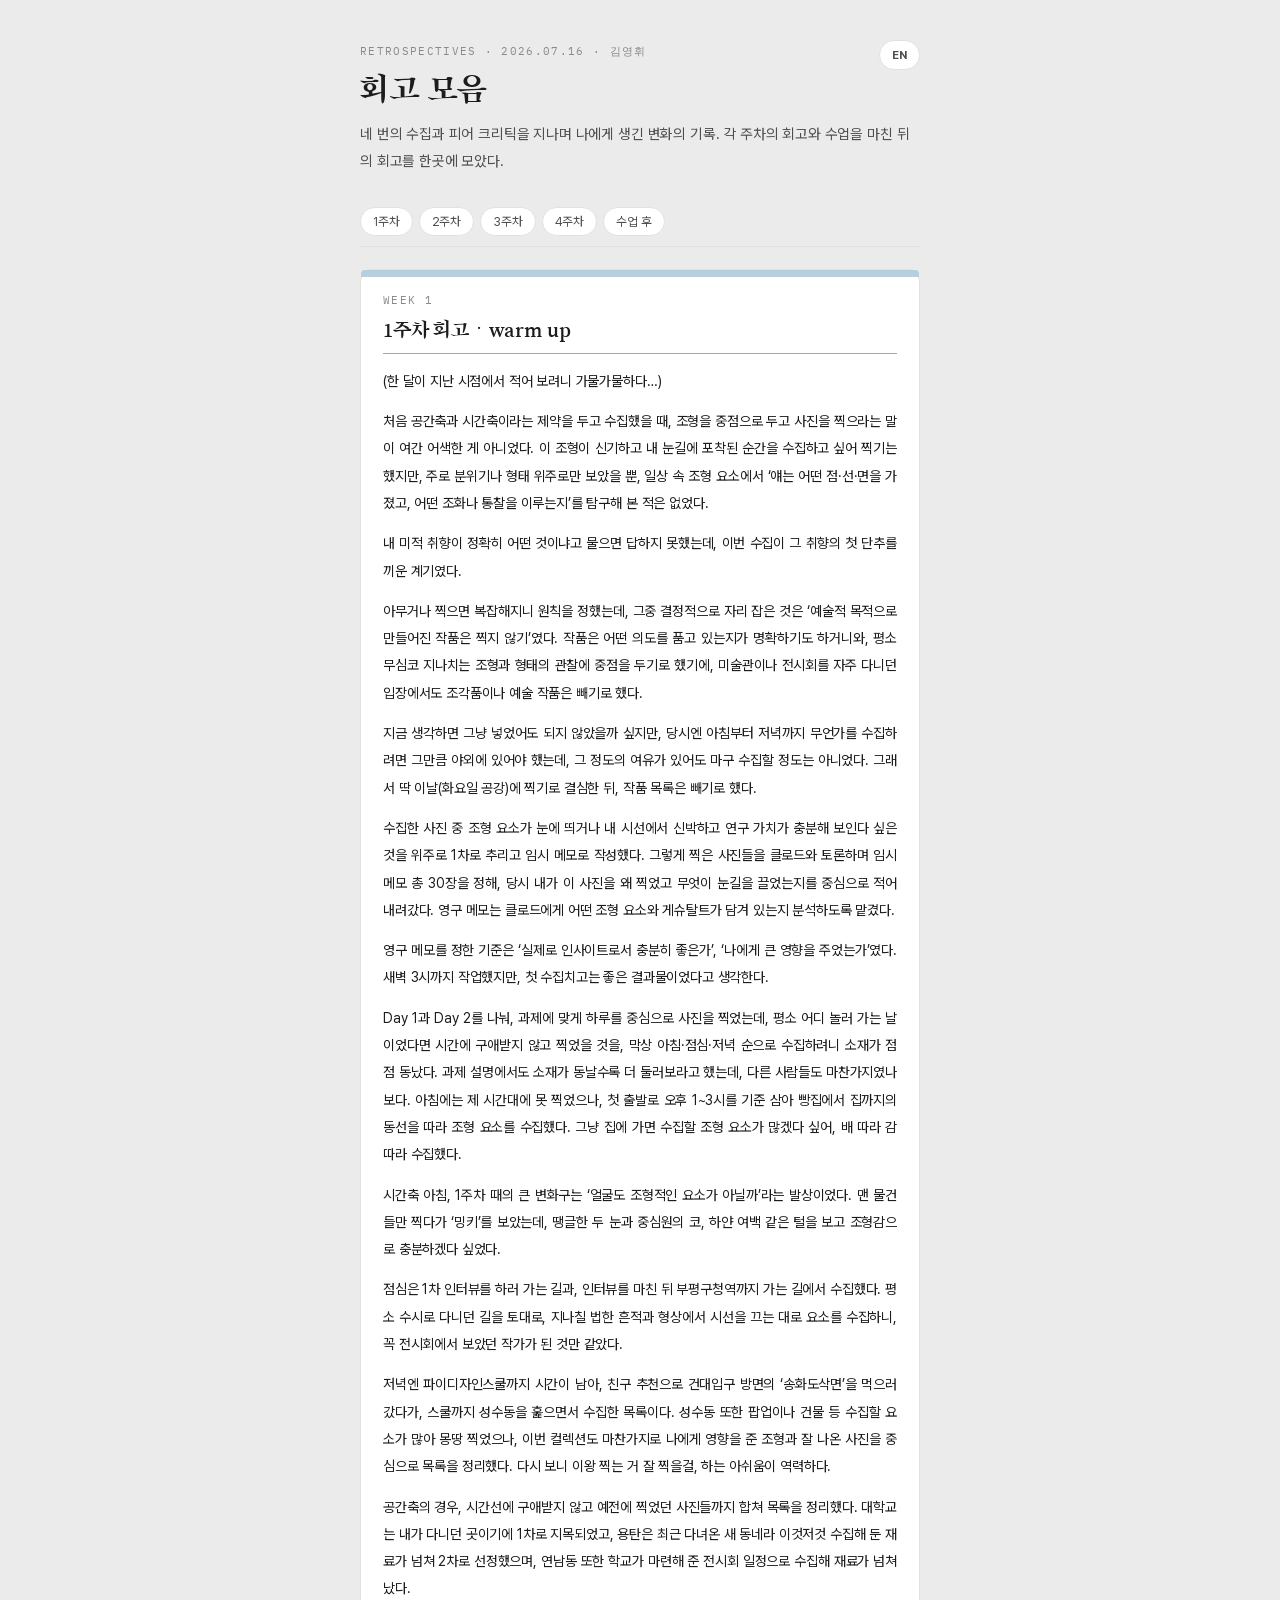
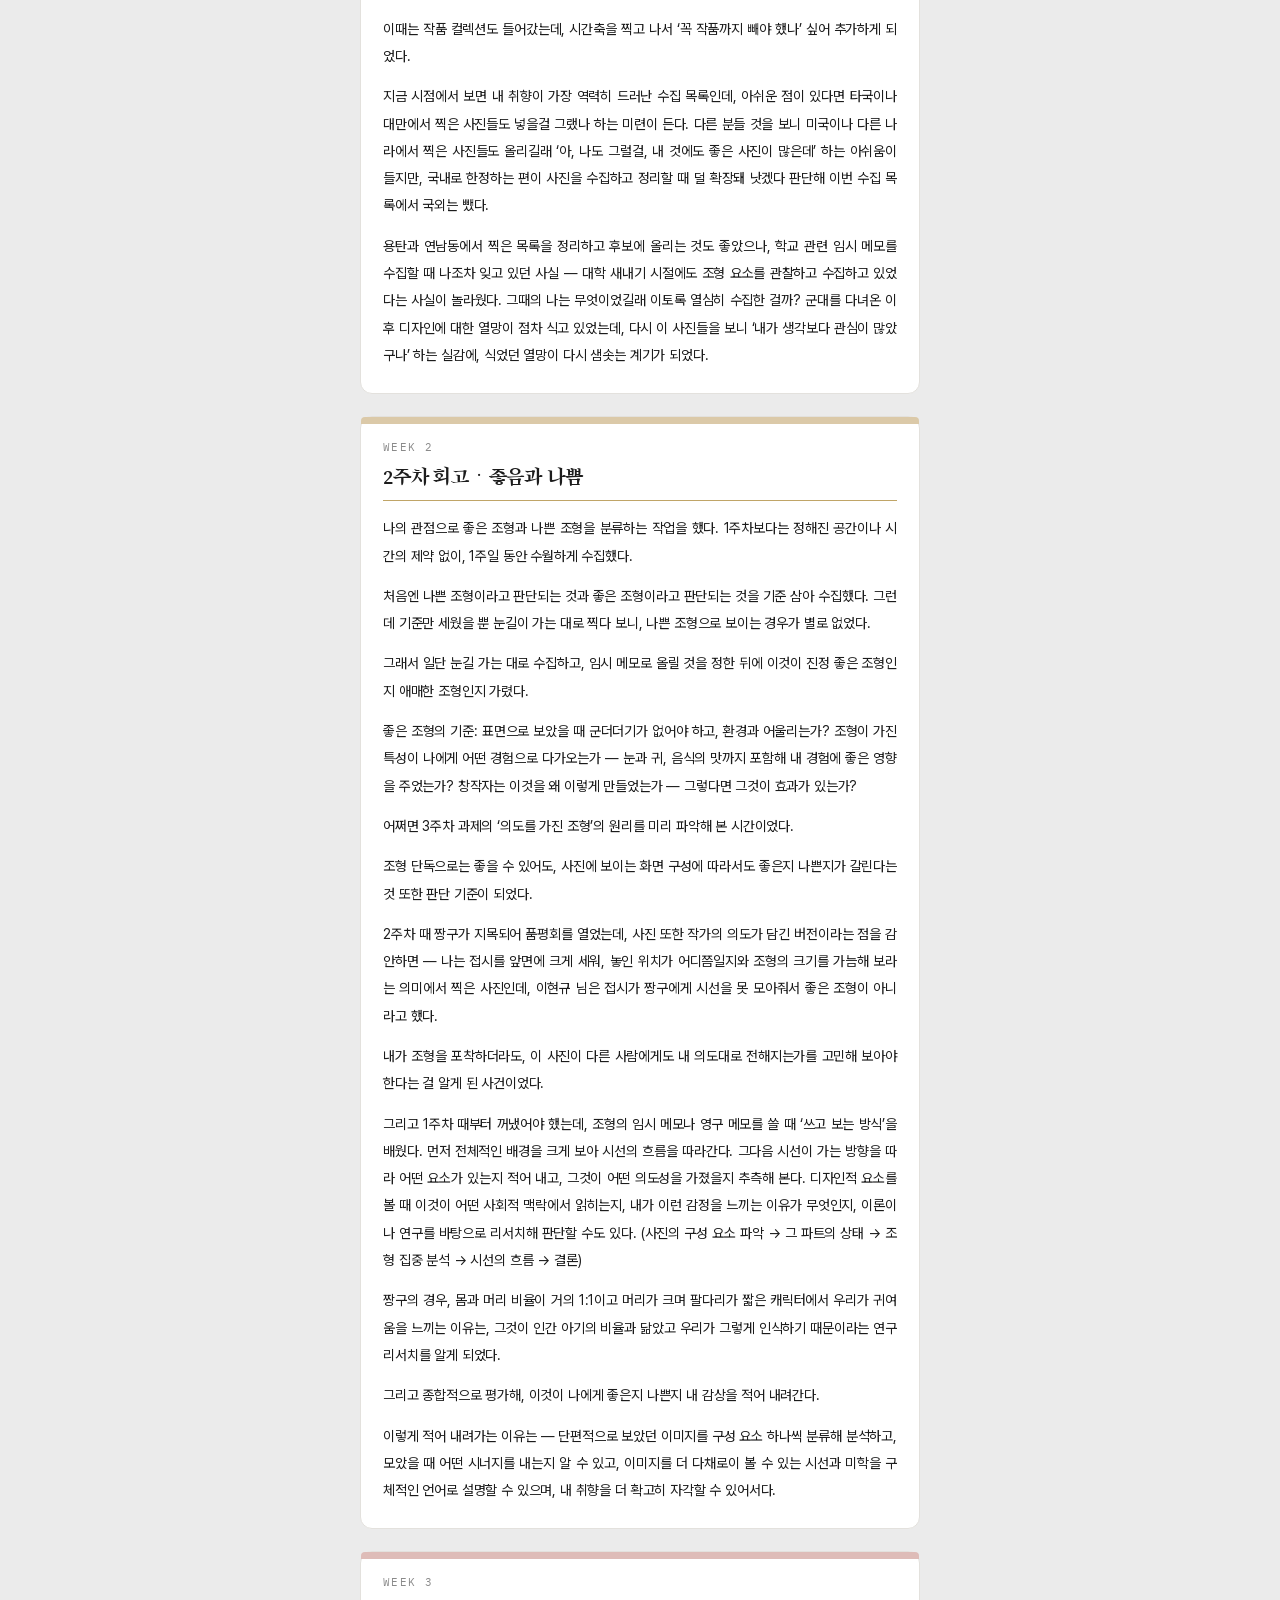
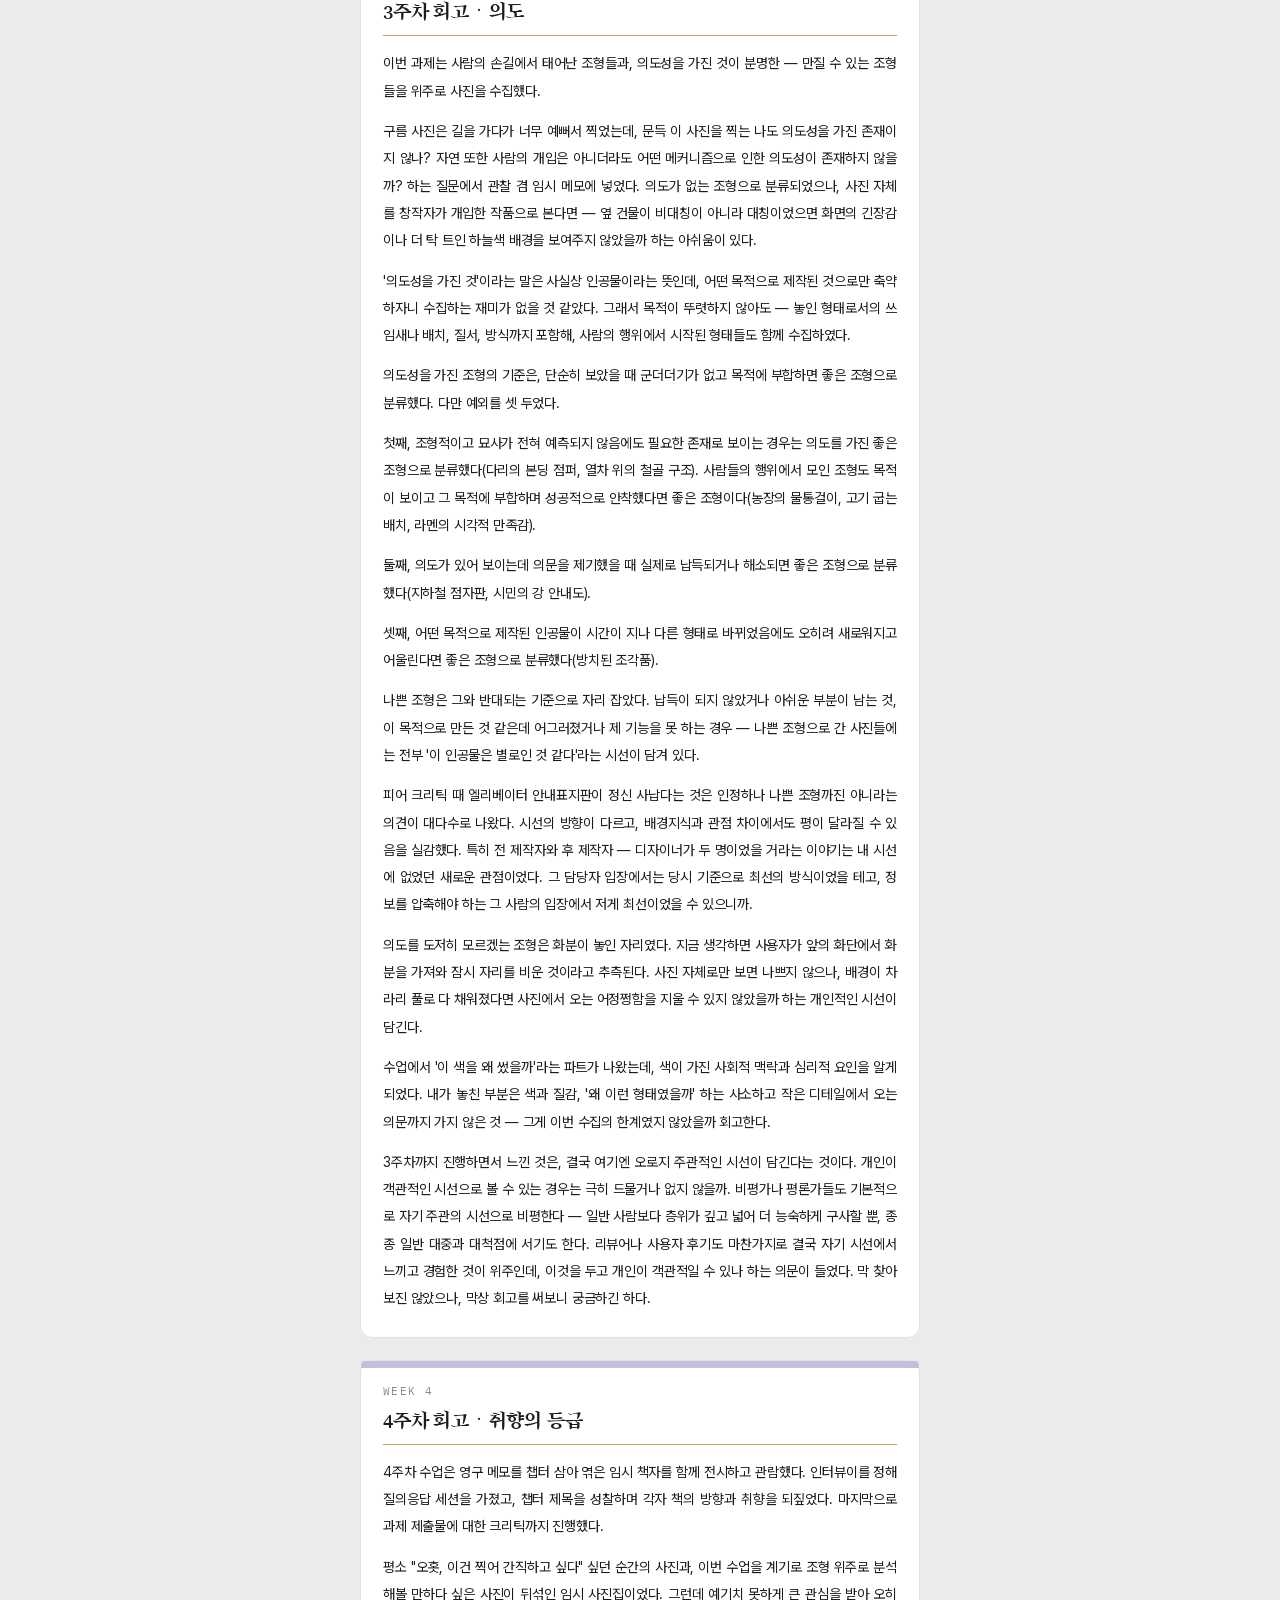
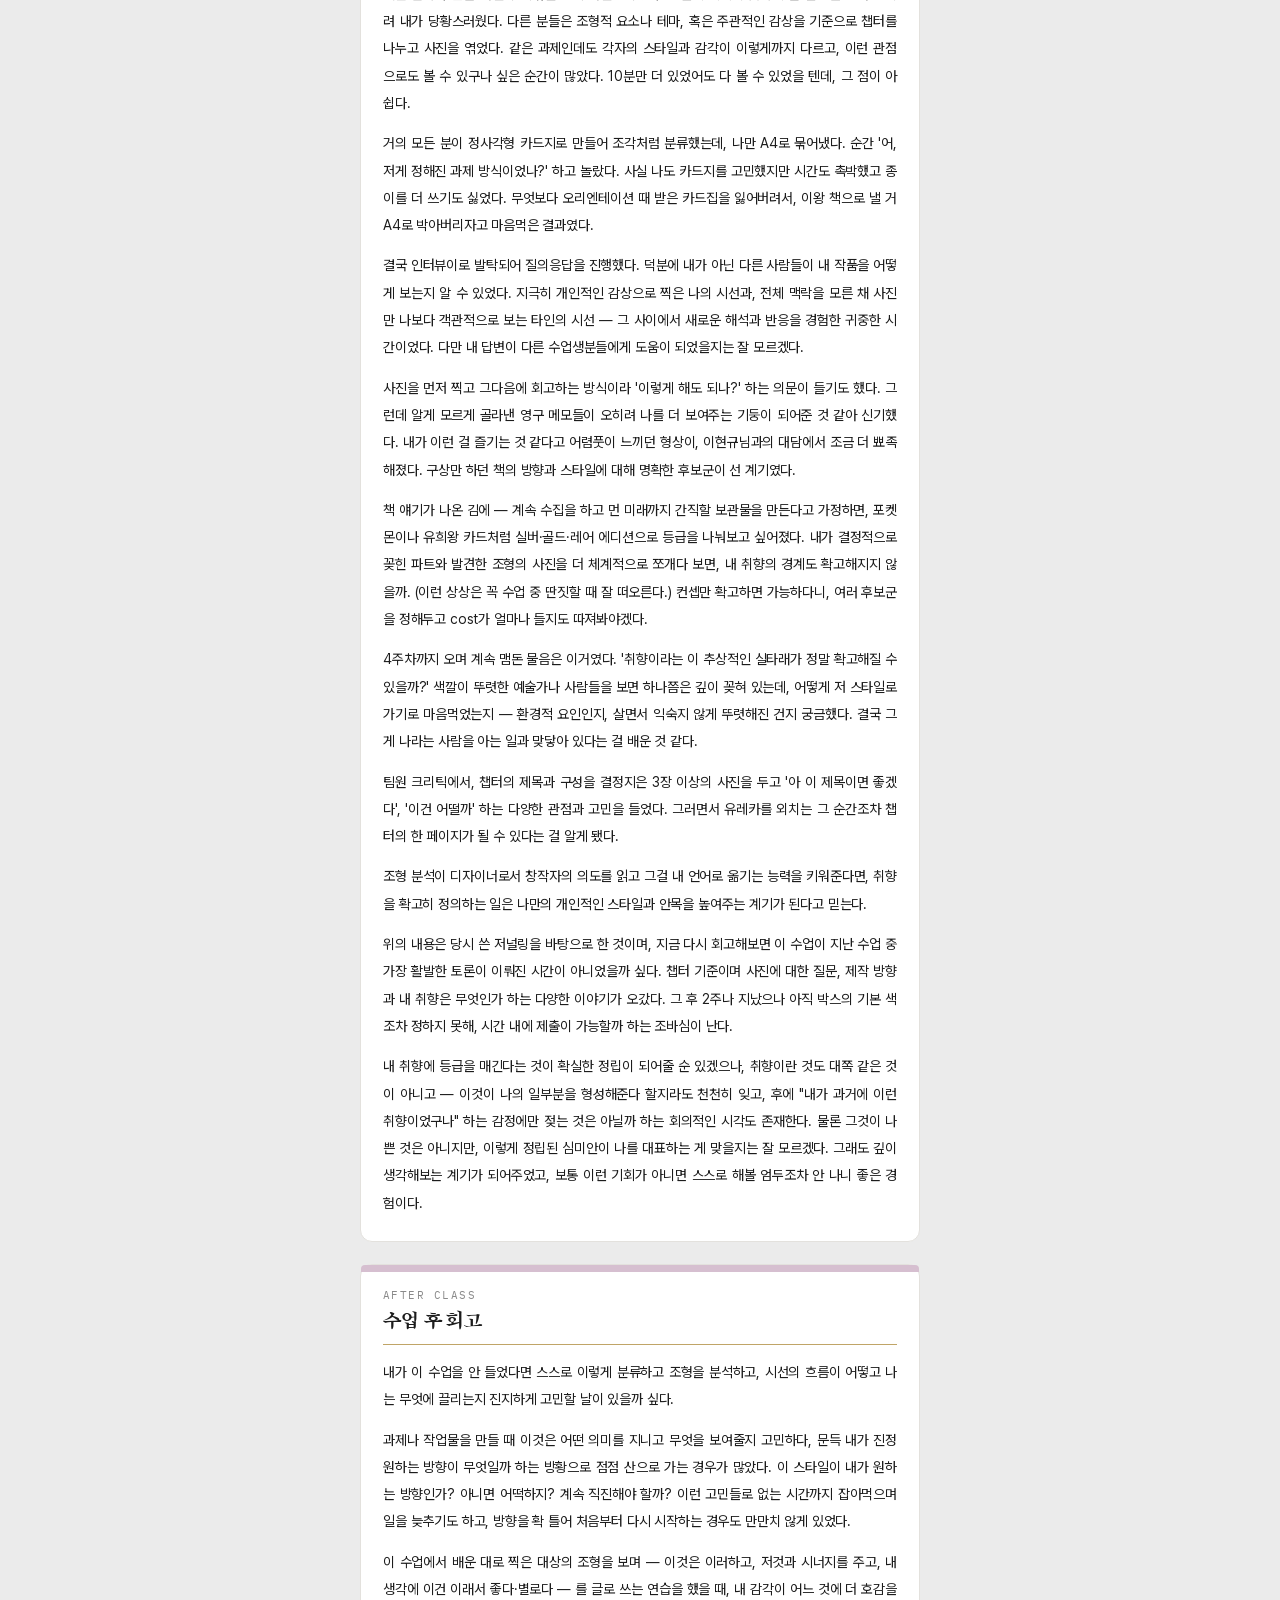
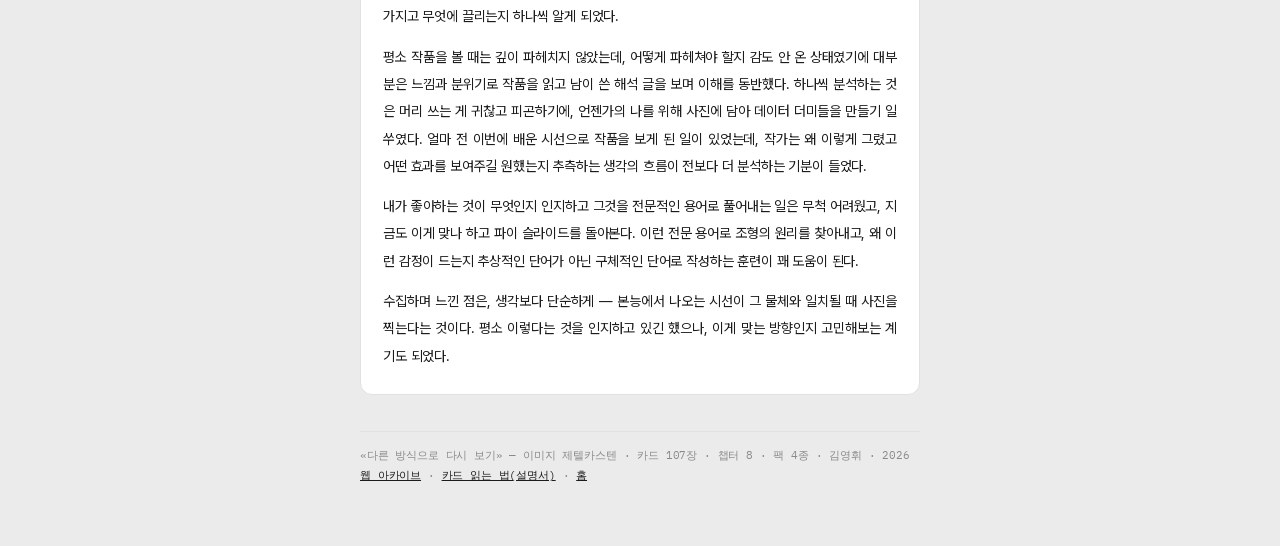
<file: retro.html>
<!DOCTYPE html>
<html lang="ko">
<head>
<meta charset="utf-8">
<meta name="viewport" content="width=device-width, initial-scale=1, viewport-fit=cover">
<title>회고 모음 — 다른 방식으로 다시 보기 · Retrospectives</title>
<link rel="stylesheet" href="styles.css">
<script src="data.js"></script>
<style>
  body { margin: 0; background: var(--surface-bg); font-family: var(--font-sans); letter-spacing: var(--ls-sans); color: var(--text-body); }
  a { color: var(--ink-1); } a:hover { color: var(--text-secondary); }
  .wrap { max-width: 560px; margin: 0 auto; padding: 0 20px 60px; }
  header.hero { padding: 44px 0 22px; position: relative; }
  .corner { position: absolute; top: 40px; right: 0; display: flex; gap: 6px; }
  header.hero .k { padding-right: 56px; }
  .tbt { font: inherit; font-size: 11.5px; font-weight: 700; padding: 7px 12px; border: 1px solid var(--border-hairline); border-radius: 999px; background: var(--paper-1); color: var(--text-secondary); cursor: pointer; white-space: nowrap; }
  .k { font-family: var(--font-mono); font-size: 11px; letter-spacing: 0.12em; color: var(--text-meta); }
  h1 { font-family: var(--font-card-title); font-weight: 400; font-size: 34px; line-height: 1.3; margin: 8px 0 10px; }
  .hero p { font-size: 14.5px; line-height: 1.85; color: var(--text-secondary); margin: 0; text-wrap: pretty; }
  nav { position: sticky; top: 0; z-index: 10; background: var(--surface-bg); padding: 10px 0; display: flex; gap: 6px; overflow-x: auto; -webkit-overflow-scrolling: touch; border-bottom: 1px solid var(--border-hairline); }
  nav a { flex-shrink: 0; font-size: 12.5px; padding: 6px 12px; border: 1px solid var(--border-hairline); border-radius: 999px; background: var(--paper-1); text-decoration: none; color: var(--text-secondary); }
  article { background: var(--paper-1); border: 1px solid var(--border-hairline); border-radius: 12px; padding: 22px 22px 24px; margin: 22px 0; scroll-margin-top: 58px; }
  article .lbl { font-family: var(--font-mono); font-size: 10.5px; letter-spacing: 0.14em; color: var(--text-meta); }
  article h2 { font-family: var(--font-card-title); font-weight: 400; font-size: 21px; margin: 6px 0 14px; padding-bottom: 10px; border-bottom: 1.5px solid var(--grade-silver-2); }
  article p { font-size: 14px; line-height: 1.95; margin: 0 0 13px; text-align: justify; text-wrap: pretty; }
  article p:last-child { margin-bottom: 0; }
  .strip { height: 7px; border-radius: 4px 4px 0 0; margin: -22px -22px 16px; }
  footer { margin-top: 36px; font-family: var(--font-mono); font-size: 11px; color: var(--text-meta); line-height: 1.8; border-top: 1px solid var(--border-hairline); padding-top: 14px; }
  html[data-lang="ko"] .en { display: none !important; }
  html[data-lang="en"] .ko { display: none !important; }
</style>
</head>
<body>
<template id="__bundler_thumbnail"><svg xmlns="http://www.w3.org/2000/svg" viewBox="0 0 100 100" preserveAspectRatio="xMidYMid slice"><rect width="100" height="100" fill="#93B5A4"></rect><text x="50" y="60" font-size="26" text-anchor="middle" fill="#FFFFFF" font-family="serif">회고</text></svg></template>
<div class="wrap">
  <header class="hero">
    <div class="corner"><button class="tbt" id="tg-lang">EN</button></div>
    <div class="k ko">RETROSPECTIVES · 2026.07.16 · 김영휘</div>
    <div class="k en">RETROSPECTIVES · 2026.07.16 · KIM YOUNGHWI</div>
    <h1 class="ko">회고 모음</h1>
    <h1 class="en">Retrospectives</h1>
    <p class="ko">네 번의 수집과 피어 크리틱을 지나며 나에게 생긴 변화의 기록. 각 주차의 회고와 수업을 마친 뒤의 회고를 한곳에 모았다.</p>
    <p class="en">A record of what changed in me across four rounds of collecting and peer critique — each week’s retrospective, and one written after the course ended, gathered in one place.</p>
  </header>
  <nav>
    <span class="ko" style="display:flex;gap:6px"><a href="#w1">1주차</a><a href="#w2">2주차</a><a href="#w3">3주차</a><a href="#w4">4주차</a><a href="#final">수업 후</a></span>
    <span class="en" style="display:flex;gap:6px"><a href="#w1">Week 1</a><a href="#w2">Week 2</a><a href="#w3">Week 3</a><a href="#w4">Week 4</a><a href="#final">After</a></span>
  </nav>
  <div id="weeks"></div>
  <article id="final" data-screen-label="수업 후 회고">
    <div class="strip" style="background:#D6BFD0"></div>
    <div class="lbl">AFTER CLASS</div>
    <h2 class="ko">수업 후 회고</h2>
    <h2 class="en">After the Course</h2>
    <div class="ko">
    <p>내가 이 수업을 안 들었다면 스스로 이렇게 분류하고 조형을 분석하고, 시선의 흐름이 어떻고 나는 무엇에 끌리는지 진지하게 고민할 날이 있을까 싶다.</p>
    <p>과제나 작업물을 만들 때 이것은 어떤 의미를 지니고 무엇을 보여줄지 고민하다, 문득 내가 진정 원하는 방향이 무엇일까 하는 방황으로 점점 산으로 가는 경우가 많았다. 이 스타일이 내가 원하는 방향인가? 아니면 어떡하지? 계속 직진해야 할까? 이런 고민들로 없는 시간까지 잡아먹으며 일을 늦추기도 하고, 방향을 확 틀어 처음부터 다시 시작하는 경우도 만만치 않게 있었다.</p>
    <p>이 수업에서 배운 대로 찍은 대상의 조형을 보며 — 이것은 이러하고, 저것과 시너지를 주고, 내 생각에 이건 이래서 좋다·별로다 — 를 글로 쓰는 연습을 했을 때, 내 감각이 어느 것에 더 호감을 가지고 무엇에 끌리는지 하나씩 알게 되었다.</p>
    <p>평소 작품을 볼 때는 깊이 파헤치지 않았는데, 어떻게 파헤쳐야 할지 감도 안 온 상태였기에 대부분은 느낌과 분위기로 작품을 읽고 남이 쓴 해석 글을 보며 이해를 동반했다. 하나씩 분석하는 것은 머리 쓰는 게 귀찮고 피곤하기에, 언젠가의 나를 위해 사진에 담아 데이터 더미들을 만들기 일쑤였다. 얼마 전 이번에 배운 시선으로 작품을 보게 된 일이 있었는데, 작가는 왜 이렇게 그렸고 어떤 효과를 보여주길 원했는지 추측하는 생각의 흐름이 전보다 더 분석하는 기분이 들었다.</p>
    <p>내가 좋아하는 것이 무엇인지 인지하고 그것을 전문적인 용어로 풀어내는 일은 무척 어려웠고, 지금도 이게 맞나 하고 파이 슬라이드를 돌아본다. 이런 전문 용어로 조형의 원리를 찾아내고, 왜 이런 감정이 드는지 추상적인 단어가 아닌 구체적인 단어로 작성하는 훈련이 꽤 도움이 된다.</p>
    <p>수집하며 느낀 점은, 생각보다 단순하게 — 본능에서 나오는 시선이 그 물체와 일치될 때 사진을 찍는다는 것이다. 평소 이렇다는 것을 인지하고 있긴 했으나, 이게 맞는 방향인지 고민해보는 계기도 되었다.</p>
    </div>
    <div class="en">
    <p>If I hadn’t taken this course, I doubt there would ever have been a day when I sat down on my own to classify like this, analyse form, and seriously ask how my gaze moves and what pulls it.</p>
    <p>When making assignments or my own work, I would deliberate over what a thing meant and what it should show — and then drift into wondering what direction I truly wanted, wandering further and further off. Is this style the direction I want? If not, what then? Should I keep going straight? Worries like these ate up time I didn’t have and slowed the work, and more than once I swung the wheel and started over from scratch.</p>
    <p>When I practised writing about the form of what I photographed, the way this course taught — this works like so, that gives synergy with this, and in my view this is good or weak for this reason — I began to learn, one by one, what my senses favour and what draws them.</p>
    <p>I never used to dig deep when looking at artworks; I had no idea how to dig, so I mostly read them by feeling and atmosphere, leaning on other people’s interpretations for understanding. Analysing piece by piece felt tiresome, so I would just photograph things into data piles “for some future me.” Recently I found myself looking at an artwork with the eyes this course trained — guessing why the artist painted it this way and what effect they wanted — and the flow of thought felt far more like analysis than before.</p>
    <p>Recognising what I like and unfolding it in professional terms was very hard, and even now I look back at the course slides wondering if I’ve got it right. But this training — finding the principles of a form in precise vocabulary, writing down why a feeling arises in concrete rather than abstract words — helps a great deal.</p>
    <p>What I felt while collecting was simpler than expected: I press the shutter when an instinctive gaze and the object line up. I had vaguely known this about myself, but it also became an occasion to ask whether that is the right direction.</p>
    </div>
  </article>
  <footer>
    <span class="ko">«다른 방식으로 다시 보기» — 이미지 제텔카스텐 · 카드 107장 · 챕터 8 · 팩 4종 · 김영휘 · 2026<br><a href="archive.html">웹 아카이브</a> · <a href="guide.html">카드 읽는 법(설명서)</a> · <a href="index.html">홈</a></span>
    <span class="en">«Ways of Seeing, Again» — an image zettelkasten · 107 cards · 8 chapters · 4 packs · Kim Younghwi · 2026<br><a href="archive.html">Archive</a> · <a href="guide.html">Manual</a> · <a href="index.html">Home</a></span>
  </footer>
</div>
<script>
var EN = {
  1: { title: 'Week 1 · Warm-up', ps: [
    '(Trying to write this a month later, it’s all a little hazy…)',
    'When I first collected under the constraints of a space axis and a time axis, being told to photograph with form as the focus felt genuinely awkward. I did shoot wanting to keep the moments a form caught my eye, but I had always looked mainly at mood or shape — I had never examined an everyday object for what dots, lines and planes it carries, or what harmony or insight it builds.',
    'If someone had asked exactly what my aesthetic taste was, I couldn’t have answered. This collection was the first button fastened on that taste.',
    'Shooting anything and everything would get messy, so I set principles. The decisive one: don’t photograph works made for artistic purposes. An artwork’s intent is already explicit, and I had decided to focus on the forms we pass by without noticing — so even as someone who often visits museums and exhibitions, I left sculptures and artworks out.',
    'Looking back I wonder if I could have just included them, but at the time, collecting from morning to evening meant being outdoors that long, and I didn’t have that kind of slack. So I resolved to shoot on one day (my free Tuesday) and kept artworks off the list.',
    'From what I shot, I first culled the photos where a formal element stood out, or which seemed novel and worth studying from my point of view, and wrote them up as fleeting notes. Discussing the photos with Claude, I settled on thirty fleeting notes, writing down why I had taken each picture and what had caught my eye. For the permanent notes, I asked Claude to analyse which formal elements and gestalt principles each one held.',
    'The bar for a permanent note was: is this genuinely good as an insight, and did it affect me strongly? I worked until 3 a.m., but for a first collection I think it came out well.',
    'I split the shooting into Day 1 and Day 2, centring the day as the assignment asked. If it had been a day out somewhere, I would have shot freely at any hour — but collecting in morning-noon-evening order, the material gradually ran dry. The brief itself said to look harder as the material thins, so I suppose it was the same for everyone. I missed the morning slot, but starting from 1–3 p.m. I collected formal elements along the route from the bakery home — figuring the walk home would offer plenty.',
    'The big curveball of week 1, on the morning axis, was the thought that a face might be a formal element too. After shooting nothing but objects I saw “Minky” — the round staring eyes, the concentric nose, the fur like white negative space — and decided that was plenty of form.',
    'Noon I collected on the way to my first interview and on the walk to Bupyeong-gu Office station afterwards. Following streets I use all the time, picking up whatever pulled my gaze from traces and shapes I would normally pass, I felt exactly like the artists whose shows I had seen.',
    'In the evening, with time to spare before Pi Design School, I went for daoxiaomian noodles near Konkuk University on a friend’s recommendation, then combed Seongsu-dong on the way to school. Seongsu had pop-ups and buildings to spare and I shot everything, but as before I trimmed the list to the forms that affected me and the photos that came out well. Looking again, I clearly wish I had shot them better while I was at it.',
    'For the space axis, I ignored the timeline and folded in older photos. My university came first since I go there; Yongtan came second as a new neighbourhood I had recently visited with plenty of material saved up; and Yeonnam-dong also overflowed with material from a school exhibition trip.',
    'Artworks did enter this collection — after shooting the time axis I thought, did I really have to exclude them? — and added some back in.',
    'Seen from now, this is the list where my taste shows most plainly. One regret: maybe I should have included photos from abroad. Seeing others post pictures from the US and elsewhere, I thought “ah, I have good ones too” — but I judged that keeping it domestic would keep the collecting and sorting from sprawling, so the overseas photos stayed out.',
    'Sorting the Yongtan and Yeonnam lists was rewarding, but while gathering the university notes I hit a fact I myself had forgotten — even as a freshman I had been observing and collecting formal elements. What was I back then, to collect so eagerly? My passion for design had been cooling since the army, but seeing those photos again — realising I had cared more than I thought — the cooled longing welled back up.',
  ]},
  2: { title: 'Week 2 · Good and Bad', ps: [
    'This week I sorted forms into good and bad by my own standards. Without week 1’s constraints of set places and times, the collecting went smoothly over the week.',
    'At first I collected against the two criteria — things that read as bad form, things that read as good. But having only set the criteria and then shooting wherever my eye went, very little actually looked like bad form.',
    'So I collected wherever the eye went first, chose what would become fleeting notes, and only then judged whether each was truly good form or merely ambiguous.',
    'My standard for good form: on the surface, is it free of clutter, and does it sit well in its environment? Does the character of the form reach me as an experience — eyes, ears, even the taste of food — and leave a good mark on that experience? Why did the maker make it this way — and if so, does it work?',
    'In a sense it was a preview of week 3’s principle of “form with intent.”',
    'Another criterion emerged: a form can be good on its own, yet read as good or bad depending on the composition of the frame it is photographed in.',
    'My Shin-chan figure was picked for the week 2 critique. Considering a photo is itself a version with the author’s intent — I had set the plate large in the foreground so viewers could gauge where the figure sat and how big it was — Lee Hyun-kyu said the plate fails to gather the eye onto Shin-chan, so it wasn’t good form.',
    'That was the moment I learned: even when I capture a form, I have to ask whether the photo carries my intent to other people.',
    'And — I should have brought this up in week 1 — I learned a way of writing-then-seeing for the notes. First take in the whole scene and follow the flow of the gaze. Then write down what elements lie along that path, and guess what intent they might carry. For designed elements you can research the social context they read in, and why you feel what you feel, grounding the judgement in theory. (Identify the components → the state of each part → focused formal analysis → the flow of the gaze → conclusion.)',
    'In Shin-chan’s case, I found research suggesting why we find characters with a near 1:1 head-to-body ratio, big heads and short limbs cute — they resemble the proportions of human infants, and we perceive them that way.',
    'Then, weighing it all, I write down whether it is good or bad for me.',
    'Why write it all out? Because breaking an image I had seen only whole into its components, analysing each, shows what synergy they make when gathered; because it gives me a richer eye and lets me explain the aesthetics in concrete language; and because it makes me more distinctly aware of my own taste.',
  ]},
  3: { title: 'Week 3 · Intent', ps: [
    'This assignment I collected mainly forms born of human hands — tangible things whose intent was unmistakable.',
    'The cloud photo I took simply because it was beautiful on my way somewhere. Then it struck me: am I, taking this photo, not also a being with intent? Even without human intervention, doesn’t nature hold a kind of intent through its own mechanisms? With that question I put it in as an observation. It was classified as form without intent — but if you treat the photograph itself as a work with a maker’s hand, I do wish the building beside it had been symmetrical rather than not; it might have given the frame more tension, or a more open field of sky.',
    '“A thing with intent” effectively means an artefact, but reducing it to “made for a purpose” would have drained the fun out of collecting. So I also collected forms that begin in human behaviour — the use, placement, order and manner of things as they are set down, even when the purpose isn’t sharp.',
    'The standard for intentional form: if it looks clean and serves its purpose, it goes in as good form. But I allowed three exceptions.',
    'First — things wholly unreadable in form yet clearly necessary count as good intentional form (the bonding jumpers on a bridge, the steel frame above a train). Forms gathered out of people’s behaviour are good form too, if the purpose shows, is served, and has settled in successfully (the water-bottle rack at the farm, the arrangement of meat on a grill, the visual satisfaction of ramen).',
    'Second — things that look intentional and, when questioned, actually resolve into sense (the subway braille plate, the riverside information map).',
    'Third — artefacts made for one purpose that time has bent into another shape, which nonetheless feel renewed and fitting (an abandoned sculpture).',
    'Bad form settled into the opposite: what fails to convince, what leaves something wanting, what seems made for a purpose yet has warped or stopped working. Every photo that went to bad form carries the same gaze — “this artefact falls short.”',
    'At peer critique, the majority view on the elevator sign was: yes it’s busy, but not quite bad form. I felt directly how readings split with the direction of the gaze, with background knowledge, with standpoint. The idea that there may have been two designers — one before, one after — was a perspective I simply didn’t have. From that person’s seat, compressing all that information, it may well have been the best available move at the time.',
    'The form whose intent I could not read at all was a flowerpot’s position. Thinking about it now, I suspect a user had carried it over from the flowerbed and stepped away. As a photo it isn’t bad — but I keep the personal view that had the background been solid greenery, the awkwardness hanging over the picture might have been erased.',
    'Class covered “why this colour?” — the social context and psychology a colour carries. What I missed was colour and texture, and the small questions like “why this shape?” — not following doubt down into the tiny details was, I think, this collection’s limit.',
    'What three weeks in has taught me: in the end, only a subjective gaze lives here. Cases where an individual can truly see objectively must be vanishingly rare. Critics, too, fundamentally judge from their own subjectivity — deeper and wider in layers than most, more fluent, and sometimes standing squarely opposite the public. Reviews and user impressions are likewise built from each person’s own felt experience. Can an individual be objective at all? I hadn’t looked into it, but writing this retrospective, I find I’m curious.',
  ]},
  4: { title: 'Week 4 · Grading Taste', ps: [
    'In week 4 we exhibited and browsed each other’s provisional books — permanent notes bound into chapters. We picked interviewees for Q&A sessions, reflected on our chapter titles to retrace each book’s direction and taste, and finished with a critique of the submissions.',
    'Mine was a provisional photo-book mixing two kinds of pictures: moments I had always wanted to keep — “oh, I want to shoot and hold onto this” — and photos this course made me see as worth analysing for form. Unexpectedly it drew a lot of attention, which flustered me more than anyone. Others had divided chapters by formal elements, by themes, or by subjective impressions. Same assignment, and yet everyone’s style and sense differed this much — there were many moments of “so it can be seen that way too.” Ten more minutes and I could have seen them all; that I regret.',
    'Almost everyone had made square cards and sorted them like pieces; I alone bound A4. For a second I panicked — “wait, was that the assigned format?” I had considered card stock too, but time was short, I didn’t want to use more paper, and above all I had lost the card wallet from orientation — so if it was going to be a book anyway, I decided to just commit it to A4.',
    'I ended up chosen as an interviewee for the Q&A. Thanks to that, I got to see how people other than me read my work. Between my gaze — shot from an utterly personal impression — and the gaze of others who, not knowing the context, saw only the photos and therefore saw them more objectively than I could, I met new readings and reactions. A precious hour. Whether my answers helped the other students, I honestly don’t know.',
    'Shooting first and reflecting afterwards, I did wonder, “is this even allowed?” And yet the permanent notes I had half-unknowingly selected turned out to be pillars that showed me more of myself. The shape of what I dimly felt I enjoyed grew a little sharper in the conversation with Lee Hyun-kyu. It was the moment clear candidates emerged for the book’s direction and style, which until then had been pure speculation.',
    'And speaking of the book — if I keep collecting and imagine making a keepsake to hold far into the future, I’ve started wanting to grade the cards like Pokémon or Yu-Gi-Oh: silver, gold, rare editions. If I keep splitting out the parts that decisively hooked me and the forms I discovered, maybe the boundary of my taste will firm up too. (These ideas always arrive while daydreaming in class.) Apparently it’s doable if the concept is firm — so I should line up candidates and price out the cost.',
    'The question that circled through all four weeks was this: can taste — this abstract tangle of thread — really become firm? Looking at artists with unmistakable colour, each deeply hooked on at least one thing, I wondered how they decided on that style: environment, or a clarity that grew unfamiliar-slowly through life. In the end, I think I learned that the question touches on knowing who I am.',
    'In team critique, over the three-plus photos that decided a chapter’s title and composition, I heard so many angles — “ah, this title would be good,” “what about this?” I realised that even the moment someone shouts eureka can become a page of the chapter.',
    'If formal analysis builds a designer’s ability to read a maker’s intent and carry it into my own language, then firmly defining taste, I believe, becomes the occasion that raises my personal style and eye.',
    'The above is based on the journaling I wrote at the time. Looking back now, that class may have hosted the liveliest discussion of the whole course — chapter criteria, questions about photos, production direction, what my taste even is. Two weeks have passed since, and I still haven’t settled even the base colour of the box; I feel the itch of wondering whether I can submit in time.',
    'Grading my taste may well give it a firm footing — but taste isn’t made of bamboo. Even if it forms a part of me, perhaps I will slowly forget it, and later only soak in the feeling of “so that was my taste back then.” That isn’t a bad thing, of course — but whether an aesthetic eye codified this way should stand for me, I’m not sure. Still, it made me think deeply, and without an occasion like this I would never have dared try — so it was a good experience.',
  ]},
};
var COLORS = { 1: '#B7CEDC', 2: '#DBC9A8', 3: '#DEBCB8', 4: '#C3C0DE' };
var box = document.getElementById('weeks');
var ins = (window.ARCHIVE_DATA && window.ARCHIVE_DATA.interstitials) || [];
[1, 2, 3, 4].forEach(function (w) {
  var it = null;
  for (var i = 0; i < ins.length; i++) { if (ins[i].week === w && ins[i].full && ins[i].full.length) { it = ins[i]; break; } }
  var en = EN[w];
  if (!it && !en) return;
  var a = document.createElement('article');
  a.id = 'w' + w;
  a.setAttribute('data-screen-label', w + '주차 회고');
  var html = '<div class="strip" style="background:' + COLORS[w] + '"></div><div class="lbl">WEEK ' + w + '</div>';
  html += '<h2 class="ko"></h2><h2 class="en"></h2><div class="ko"></div><div class="en"></div>';
  a.innerHTML = html;
  a.querySelector('h2.ko').textContent = (it && it.title) || w + '주차 회고';
  a.querySelector('h2.en').textContent = en ? en.title : '';
  var koBox = a.querySelector('div.ko');
  ((it && it.full) || []).forEach(function (p) { var el = document.createElement('p'); el.textContent = p; koBox.appendChild(el); });
  var enBox = a.querySelector('div.en');
  (en ? en.ps : []).forEach(function (p) { var el = document.createElement('p'); el.textContent = p; enBox.appendChild(el); });
  box.appendChild(a);
});
function setLang(l) {
  document.documentElement.setAttribute('data-lang', l);
  document.getElementById('tg-lang').textContent = l === 'ko' ? 'EN' : '한국어';
  try { localStorage.setItem('zettel-lang', l); } catch (e) {}
}
document.getElementById('tg-lang').onclick = function () { setLang(document.documentElement.getAttribute('data-lang') === 'ko' ? 'en' : 'ko'); };
var saved = 'ko';
try { saved = localStorage.getItem('zettel-lang') || 'ko'; } catch (e) {}
setLang(saved);
</script>
</body>
</html>
</file>
<file: styles.css>
/* 웹폰트
   - 본문 산세리프: Pretendard Variable → 프로젝트 내장 (assets/fonts, OFL 1.1)
   - 통찰/인용 세리프: Gowun Batang (Google Fonts)
   - 간지 손글씨: Nanum Pen Script (Google Fonts)
   - 카드 ID/메타 모노: IBM Plex Mono (Google Fonts)
   - TCG 카드 세리프 포인트(제목·thesis): Song Myung — 나머지는 Pretendard */
@import url("https://fonts.googleapis.com/css2?family=Gowun+Batang:wght@400;700&family=Nanum+Pen+Script&family=IBM+Plex+Mono:wght@400;500&family=Song+Myung&display=swap");
:root {
  --font-card-title: "Song Myung", "Gowun Batang", serif;
}
@font-face {
  font-family: "Pretendard Variable";
  font-weight: 45 920;
  font-style: normal;
  font-display: swap;
  src: url("PretendardVariable.woff2") format("woff2-variations");
}

/* 이미지 제텔카스텐 — 색 토큰 v2
   실물 카드 예시(흰 카드 · 회색 책상 · 검정 칩) 기준.
   채도는 스티커·마커·포스트잇(교체 가능 레이어)에만 허용한다. */
:root {
  /* ── 종이 (base) ───────────────────────────── */
  --paper-0: #EBEBEB;      /* 책상/배경 — 카드가 놓이는 면 */
  --paper-1: #FFFFFF;      /* 카드 표면 */
  --paper-2: #FFFFFF;      /* 사진 인화지 */
  --paper-edge: #E3E1DD;   /* 카드 재단선/헤어라인 */

  /* ── 잉크 (base) ───────────────────────────── */
  --ink-1: #1C1C1C;        /* 본문 잉크 · 칩 · 괘선(강) */
  --ink-2: #4E4E4E;        /* 보조 텍스트 */
  --ink-3: #8A8A8A;        /* 메타/캡션/괘선 라벨 */
  --ink-4: #A8A8A8;        /* 작성자명 — 저채도 회색 */

  /* ── 괘선 (카드 안 가로줄) ─────────────────── */
  --rule-strong: #1C1C1C;  /* 사진 카드 헤더 아래 1.5px */
  --rule-hairline: #D9D9D9;/* 텍스트 카드 구획 1px */

  /* ── 분류 스티커: 조형 요소 6색 (교체 가능 레이어, 인쇄 안 함) ── */
  --sticker-dot: #5B8DEF;      /* 점 */
  --sticker-line: #7E6BC4;     /* 선 */
  --sticker-plane: #2FA08C;    /* 면 */
  --sticker-form: #E9883D;     /* 형태 */
  --sticker-texture: #9C7B5C;  /* 질감 */
  --sticker-color: #E465A0;    /* 색 */

  /* ── 분류 스티커: 게슈탈트 원리 7색 (최종 재분류 축) ── */
  --gestalt-proximity: #3E6FD9;   /* 근접성 */
  --gestalt-similarity: #7E6BC4;  /* 유사성 */
  --gestalt-continuity: #2FA08C;  /* 연속성 */
  --gestalt-closure: #E9883D;     /* 폐합 */
  --gestalt-figure: #54616E;      /* 전경/배경 */
  --gestalt-fate: #E465A0;        /* 공동 운명 */
  --gestalt-symmetry: #9C7B5C;    /* 대칭 */

  /* ── 좋음/나쁨/애매 마커 (분류 스티커와 다른 색·크기) ──── */
  --marker-good: #2F9E44;
  --marker-bad: #D7263D;
  --marker-maybe: #E0A422;

  /* ── 카드 등급 (TCG 프레임 — 4주차) ────────────
     ★통찰 = 청자색 (구 골드 — 덱 절반이 통찰라 차분한 색으로 교체, 토큰명은 유지) */
  --grade-gold-1: #CBDCD2;   /* 청자 밝은 결 */
  --grade-gold-2: #93B5A4;   /* 청자 기준색 */
  --grade-gold-3: #56796A;   /* 청자 어두운 결 */
  --grade-silver-1: #E3D6B4; /* 황동 밝은 결 (◆관찰 — 구 실버, 토큰명 유지) */
  --grade-silver-2: #C0A567; /* 황동 기준색 */
  --grade-silver-3: #8A7342; /* 황동 어두운 결 */
  --grade-bronze-1: #EAE2D6; /* 브론즈 밝은 결(보조) */
  --grade-bronze-2: #CFC2B0; /* 브론즈 기준색 — 무광 단색, 저채도(40% 워시드) */
  --grade-bronze-3: #A2937E; /* 브론즈 어두운 결(마크용) */

  /* ── 능력치 볼 (포켓몬식 공·방) ─────────────── */
  --stat-atk: #B0524B;
  --stat-def: #50699B;

  /* ── 간지 포스트잇 (실물 — 디지털에선 표식만) ── */
  --postit: #FFE066;
  --postit-shadow: rgba(28, 28, 28, 0.18);

  /* ── 어휘 기준 5색: 금지 / 요소→상태→원리→효과 ── */
  --vocab-ban: #C0392B;        /* 금지어 — 느낌 중심·모호 */
  --vocab-element: #1F6E8C;    /* 1 요소 */
  --vocab-state: #2F8F6B;      /* 2 상태 */
  --vocab-principle: #8A63B8;  /* 3 구성 원리 */
  --vocab-effect: #C26A1F;     /* 4 효과 */

  /* ── 시맨틱 별칭 ───────────────────────────── */
  --surface-bg: var(--paper-0);
  --surface-card: var(--paper-1);
  --border-hairline: var(--paper-edge);
  --text-body: var(--ink-1);
  --text-secondary: var(--ink-2);
  --text-meta: var(--ink-3);
  --text-author: var(--ink-4);
  --photo-placeholder-bg: #F0EFED;
}

/* 이미지 제텔카스텐 — 타이포그래피 토큰 v2
   실물 카드 예시 기준: 산세리프 단일 체계, 양끝 정렬 분석문. */
:root {
  /* ── 글꼴 ──────────────────────────────────── */
  --font-sans: "Pretendard Variable", Pretendard, "Noto Sans KR", sans-serif;   /* 전 영역 기본 */
  --font-serif: "Gowun Batang", "Noto Serif KR", serif;                          /* (보조) 인용·표지 */
  --font-hand: "Nanum Pen Script", cursive;                                      /* 간지 손글씨 — 실물 포스트잇 대응 */
  --font-mono: "IBM Plex Mono", monospace;                                       /* (보조) 시스템 메타 */

  /* ── 크기 (카드 = 100×120mm, 1mm = 4px 기준) ── */
  --fs-meta: 11px;        /* 날짜·장소 메모·footer */
  --fs-chip: 11px;        /* ID 칩·분류 칩 */
  --fs-caption: 12px;     /* 작성자명 */
  --fs-body: 13px;        /* 임시 메모 본문 (why/how) */
  --fs-analysis: 12.5px;  /* 영구 메모 분석 본문 — 양끝 정렬 */
  --fs-thesis: 13.5px;    /* 영구 메모 통찰 문장 */
  --fs-card-title: 16px;  /* 영구 메모 제목 (2줄까지) */
  --fs-hand: 26px;        /* 간지 손글씨 */
  --fs-ui: 14px;          /* 아카이브 UI 기본 */
  --fs-ui-title: 22px;    /* 아카이브 UI 제목 */

  /* ── 행간·자간 ─────────────────────────────── */
  --lh-body: 1.7;   /* @kind other */
  --lh-analysis: 1.62; /* @kind other */
  --ls-sans: -0.01em;
  --ls-mono: 0.04em;
}

/* 이미지 제텔카스텐 — 치수·간격·모서리·그림자 토큰 */
:root {
  /* 실물 기준 단위: 1mm = 4px */
  --mm: 4px;

  /* ── 카드 치수 (100×120mm) ─────────────────── */
  --card-w: calc(100 * var(--mm));   /* 400px */
  --card-h: calc(120 * var(--mm));   /* 480px */
  --card-pad: calc(7 * var(--mm));   /* 카드 내부 여백 28px */
  --sticker-zone: calc(16 * var(--mm)); /* 모서리 스티커 자리 64px */

  /* ── 간격 스케일 ───────────────────────────── */
  --space-1: 4px;
  --space-2: 8px;
  --space-3: 12px;
  --space-4: 16px;
  --space-5: 24px;
  --space-6: 32px;
  --space-7: 48px;

  /* ── 모서리 ────────────────────────────────── */
  --radius-card: 10px;    /* 카드 재단 모서리 (2.5mm) */
  --radius-note: 4px;     /* 작은 박스·버튼 */
  --radius-photo: 6px;    /* 사진 (실물 예시의 둥근 인화) */
  --radius-pill: 999px;   /* 스티커·칩 */

  /* ── 그림자 (책상 위 종이) ─────────────────── */
  --shadow-card: 0 1px 2px rgba(28, 28, 28, 0.06), 0 6px 18px rgba(28, 28, 28, 0.07);
  --shadow-sticker: 0 1px 3px rgba(28, 28, 28, 0.25);
  --shadow-postit: 0 4px 10px var(--postit-shadow);
  --shadow-lift: 0 12px 32px rgba(28, 28, 28, 0.15);  /* 호버로 들어올린 카드 */
}
</file>
